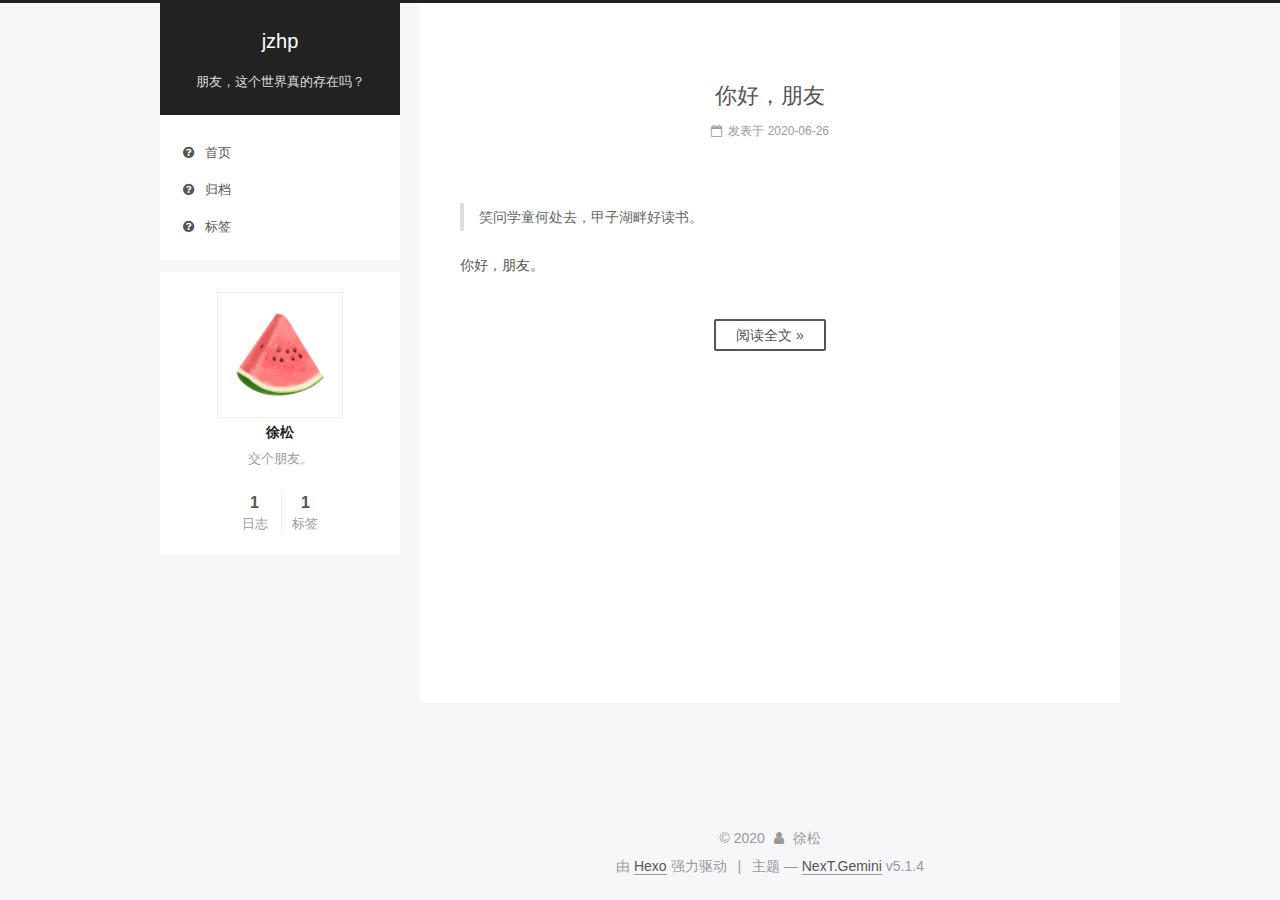
<file: index.html>
<!DOCTYPE html>




<html class="theme-next gemini" lang="zh-Hans">
<head>
  <meta charset="UTF-8"/>
<meta http-equiv="X-UA-Compatible" content="IE=edge" />
<meta name="viewport" content="width=device-width, initial-scale=1, maximum-scale=1"/>
<meta name="theme-color" content="#222">









<meta http-equiv="Cache-Control" content="no-transform" />
<meta http-equiv="Cache-Control" content="no-siteapp" />
















  
  
  <link href="/lib/fancybox/source/jquery.fancybox.css?v=2.1.5" rel="stylesheet" type="text/css" />







<link href="/lib/font-awesome/css/font-awesome.min.css?v=4.6.2" rel="stylesheet" type="text/css" />

<link href="/css/main.css?v=5.1.4" rel="stylesheet" type="text/css" />


  <link rel="apple-touch-icon" sizes="180x180" href="/images/apple-touch-icon-next.png?v=5.1.4">


  <link rel="icon" type="image/png" sizes="32x32" href="/images/favicon-32x32-next.png?v=5.1.4">


  <link rel="icon" type="image/png" sizes="16x16" href="/images/favicon-16x16-next.png?v=5.1.4">


  <link rel="mask-icon" href="/images/logo.svg?v=5.1.4" color="#222">





  <meta name="keywords" content="Hexo, NexT" />










<meta name="description" content="交个朋友。">
<meta property="og:type" content="website">
<meta property="og:title" content="jzhp">
<meta property="og:url" content="http://yoursite.com/index.html">
<meta property="og:site_name" content="jzhp">
<meta property="og:description" content="交个朋友。">
<meta property="article:author" content="徐松">
<meta name="twitter:card" content="summary">



<script type="text/javascript" id="hexo.configurations">
  var NexT = window.NexT || {};
  var CONFIG = {
    root: '/',
    scheme: 'Gemini',
    version: '5.1.4',
    sidebar: {"position":"left","display":"post","offset":12,"b2t":false,"scrollpercent":false,"onmobile":false},
    fancybox: true,
    tabs: true,
    motion: {"enable":false,"async":false,"transition":{"post_block":"fadeIn","post_header":"slideDownIn","post_body":"slideDownIn","coll_header":"slideLeftIn","sidebar":"slideUpIn"}},
    duoshuo: {
      userId: '0',
      author: '博主'
    },
    algolia: {
      applicationID: '',
      apiKey: '',
      indexName: '',
      hits: {"per_page":10},
      labels: {"input_placeholder":"Search for Posts","hits_empty":"We didn't find any results for the search: ${query}","hits_stats":"${hits} results found in ${time} ms"}
    }
  };
</script>



  <link rel="canonical" href="http://yoursite.com/"/>





  <title>jzhp</title>
  








<meta name="generator" content="Hexo 4.2.1"></head>

<body itemscope itemtype="http://schema.org/WebPage" lang="zh-Hans">

  
  
    
  

  <div class="container sidebar-position-left 
  page-home">
    <div class="headband"></div>

    <header id="header" class="header" itemscope itemtype="http://schema.org/WPHeader">
      <div class="header-inner"><div class="site-brand-wrapper">
  <div class="site-meta ">
    

    <div class="custom-logo-site-title">
      <a href="/"  class="brand" rel="start">
        <span class="logo-line-before"><i></i></span>
        <span class="site-title">jzhp</span>
        <span class="logo-line-after"><i></i></span>
      </a>
    </div>
      
        <p class="site-subtitle">朋友，这个世界真的存在吗？</p>
      
  </div>

  <div class="site-nav-toggle">
    <button>
      <span class="btn-bar"></span>
      <span class="btn-bar"></span>
      <span class="btn-bar"></span>
    </button>
  </div>
</div>

<nav class="site-nav">
  

  
    <ul id="menu" class="menu">
      
        
        <li class="menu-item menu-item-home">
          <a href="/" rel="section">
            
              <i class="menu-item-icon fa fa-fw fa-question-circle"></i> <br />
            
            首页
          </a>
        </li>
      
        
        <li class="menu-item menu-item-archives">
          <a href="/archives" rel="section">
            
              <i class="menu-item-icon fa fa-fw fa-question-circle"></i> <br />
            
            归档
          </a>
        </li>
      
        
        <li class="menu-item menu-item-tags">
          <a href="/tags" rel="section">
            
              <i class="menu-item-icon fa fa-fw fa-question-circle"></i> <br />
            
            标签
          </a>
        </li>
      

      
    </ul>
  

  
</nav>



 </div>
    </header>

    <main id="main" class="main">
      <div class="main-inner">
        <div class="content-wrap">
          <div id="content" class="content">
            
  <section id="posts" class="posts-expand">
    
      

  

  
  
  

  <article class="post post-type-normal" itemscope itemtype="http://schema.org/Article">
  
  
  
  <div class="post-block">
    <link itemprop="mainEntityOfPage" href="http://yoursite.com/2020/06/26/%E4%BD%A0%E5%A5%BD%EF%BC%8C%E6%9C%8B%E5%8F%8B/">

    <span hidden itemprop="author" itemscope itemtype="http://schema.org/Person">
      <meta itemprop="name" content="徐松">
      <meta itemprop="description" content="">
      <meta itemprop="image" content="/images/avatar.png">
    </span>

    <span hidden itemprop="publisher" itemscope itemtype="http://schema.org/Organization">
      <meta itemprop="name" content="jzhp">
    </span>

    
      <header class="post-header">

        
        
          <h1 class="post-title" itemprop="name headline">
                
                <a class="post-title-link" href="/2020/06/26/%E4%BD%A0%E5%A5%BD%EF%BC%8C%E6%9C%8B%E5%8F%8B/" itemprop="url">你好，朋友</a></h1>
        

        <div class="post-meta">
          <span class="post-time">
            
              <span class="post-meta-item-icon">
                <i class="fa fa-calendar-o"></i>
              </span>
              
                <span class="post-meta-item-text">发表于</span>
              
              <time title="创建于" itemprop="dateCreated datePublished" datetime="2020-06-26T14:58:29+08:00">
                2020-06-26
              </time>
            

            

            
          </span>

          

          
            
          

          
          

          

          

          

        </div>
      </header>
    

    
    
    
    <div class="post-body" itemprop="articleBody">

      
      

      
        
          <blockquote>
<p>笑问学童何处去，甲子湖畔好读书。</p>
</blockquote>
<p>你好，朋友。</p>
          <!--noindex-->
          <div class="post-button text-center">
            <a class="btn" href="/2020/06/26/%E4%BD%A0%E5%A5%BD%EF%BC%8C%E6%9C%8B%E5%8F%8B/#more" rel="contents">
              阅读全文 &raquo;
            </a>
          </div>
          <!--/noindex-->
        
      
    </div>
    
    
    

    

    

    

    <footer class="post-footer">
      

      

      

      
      
        <div class="post-eof"></div>
      
    </footer>
  </div>
  
  
  
  </article>


    
  </section>

  


          </div>
          


          

        </div>
        
          
  
  <div class="sidebar-toggle">
    <div class="sidebar-toggle-line-wrap">
      <span class="sidebar-toggle-line sidebar-toggle-line-first"></span>
      <span class="sidebar-toggle-line sidebar-toggle-line-middle"></span>
      <span class="sidebar-toggle-line sidebar-toggle-line-last"></span>
    </div>
  </div>

  <aside id="sidebar" class="sidebar">
    
    <div class="sidebar-inner">

      

      

      <section class="site-overview-wrap sidebar-panel sidebar-panel-active">
        <div class="site-overview">
          <div class="site-author motion-element" itemprop="author" itemscope itemtype="http://schema.org/Person">
            
              <img class="site-author-image" itemprop="image"
                src="/images/avatar.png"
                alt="徐松" />
            
              <p class="site-author-name" itemprop="name">徐松</p>
              <p class="site-description motion-element" itemprop="description">交个朋友。</p>
          </div>

          <nav class="site-state motion-element">

            
              <div class="site-state-item site-state-posts">
              
                <a href="/archives">
              
                  <span class="site-state-item-count">1</span>
                  <span class="site-state-item-name">日志</span>
                </a>
              </div>
            

            

            
              
              
              <div class="site-state-item site-state-tags">
                
                  <span class="site-state-item-count">1</span>
                  <span class="site-state-item-name">标签</span>
                
              </div>
            

          </nav>

          

          

          
          

          
          

          

        </div>
      </section>

      

      

    </div>
  </aside>


        
      </div>
    </main>

    <footer id="footer" class="footer">
      <div class="footer-inner">
        <div class="copyright">&copy; <span itemprop="copyrightYear">2020</span>
  <span class="with-love">
    <i class="fa fa-user"></i>
  </span>
  <span class="author" itemprop="copyrightHolder">徐松</span>

  
</div>


  <div class="powered-by">由 <a class="theme-link" target="_blank" href="https://hexo.io">Hexo</a> 强力驱动</div>



  <span class="post-meta-divider">|</span>



  <div class="theme-info">主题 &mdash; <a class="theme-link" target="_blank" href="https://github.com/iissnan/hexo-theme-next">NexT.Gemini</a> v5.1.4</div>




        







        
      </div>
    </footer>

    
      <div class="back-to-top">
        <i class="fa fa-arrow-up"></i>
        
      </div>
    

    

  </div>

  

<script type="text/javascript">
  if (Object.prototype.toString.call(window.Promise) !== '[object Function]') {
    window.Promise = null;
  }
</script>









  












  
  
    <script type="text/javascript" src="/lib/jquery/index.js?v=2.1.3"></script>
  

  
  
    <script type="text/javascript" src="/lib/fastclick/lib/fastclick.min.js?v=1.0.6"></script>
  

  
  
    <script type="text/javascript" src="/lib/jquery_lazyload/jquery.lazyload.js?v=1.9.7"></script>
  

  
  
    <script type="text/javascript" src="/lib/velocity/velocity.min.js?v=1.2.1"></script>
  

  
  
    <script type="text/javascript" src="/lib/velocity/velocity.ui.min.js?v=1.2.1"></script>
  

  
  
    <script type="text/javascript" src="/lib/fancybox/source/jquery.fancybox.pack.js?v=2.1.5"></script>
  


  


  <script type="text/javascript" src="/js/src/utils.js?v=5.1.4"></script>

  <script type="text/javascript" src="/js/src/motion.js?v=5.1.4"></script>



  
  


  <script type="text/javascript" src="/js/src/affix.js?v=5.1.4"></script>

  <script type="text/javascript" src="/js/src/schemes/pisces.js?v=5.1.4"></script>



  

  


  <script type="text/javascript" src="/js/src/bootstrap.js?v=5.1.4"></script>



  


  




	





  





  












  





  

  

  

  
  

  

  

  

</body>
</html>
</file>
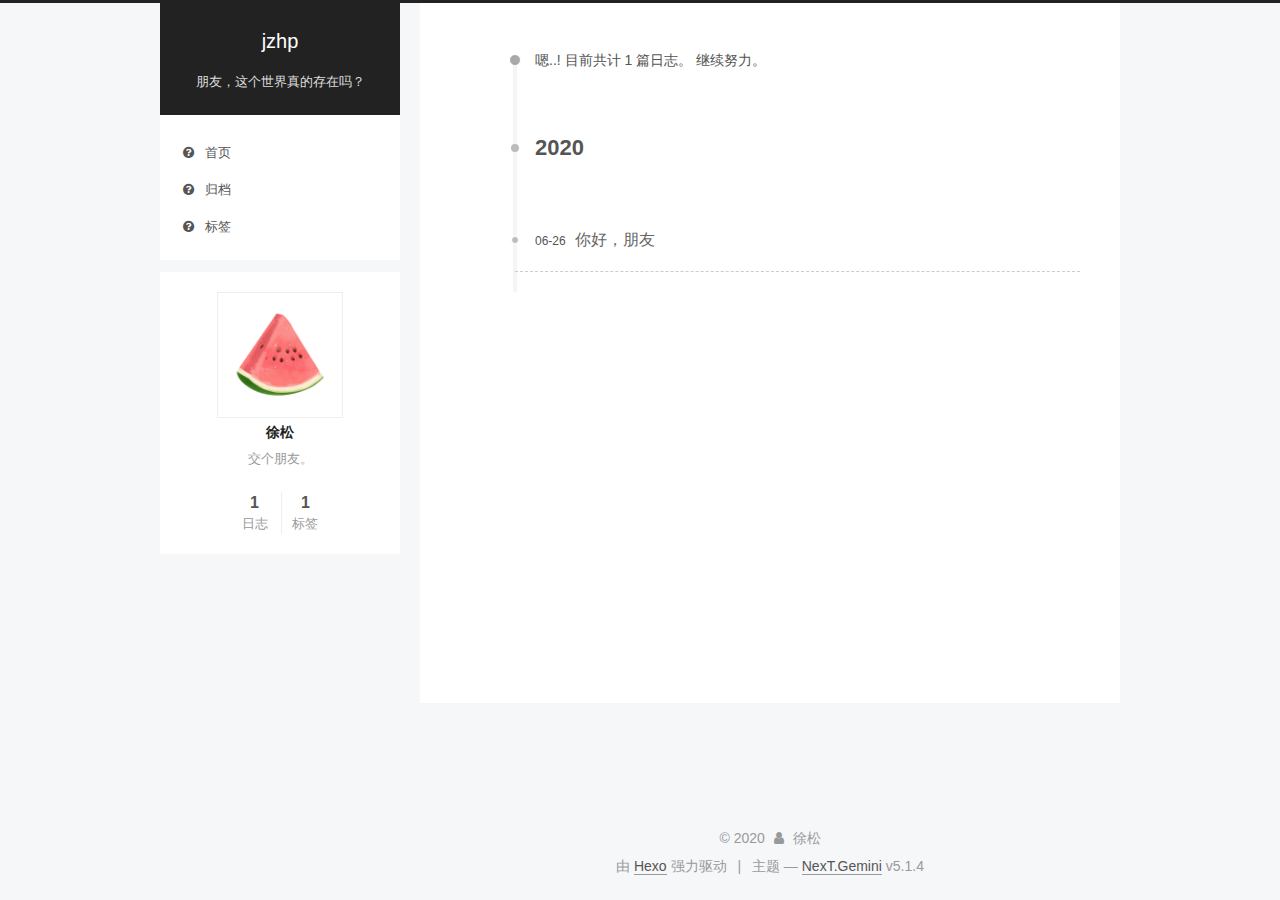
<file: archives/index.html>
<!DOCTYPE html>




<html class="theme-next gemini" lang="zh-Hans">
<head>
  <meta charset="UTF-8"/>
<meta http-equiv="X-UA-Compatible" content="IE=edge" />
<meta name="viewport" content="width=device-width, initial-scale=1, maximum-scale=1"/>
<meta name="theme-color" content="#222">









<meta http-equiv="Cache-Control" content="no-transform" />
<meta http-equiv="Cache-Control" content="no-siteapp" />
















  
  
  <link href="/lib/fancybox/source/jquery.fancybox.css?v=2.1.5" rel="stylesheet" type="text/css" />







<link href="/lib/font-awesome/css/font-awesome.min.css?v=4.6.2" rel="stylesheet" type="text/css" />

<link href="/css/main.css?v=5.1.4" rel="stylesheet" type="text/css" />


  <link rel="apple-touch-icon" sizes="180x180" href="/images/apple-touch-icon-next.png?v=5.1.4">


  <link rel="icon" type="image/png" sizes="32x32" href="/images/favicon-32x32-next.png?v=5.1.4">


  <link rel="icon" type="image/png" sizes="16x16" href="/images/favicon-16x16-next.png?v=5.1.4">


  <link rel="mask-icon" href="/images/logo.svg?v=5.1.4" color="#222">





  <meta name="keywords" content="Hexo, NexT" />










<meta name="description" content="交个朋友。">
<meta property="og:type" content="website">
<meta property="og:title" content="jzhp">
<meta property="og:url" content="http://yoursite.com/archives/index.html">
<meta property="og:site_name" content="jzhp">
<meta property="og:description" content="交个朋友。">
<meta property="article:author" content="徐松">
<meta name="twitter:card" content="summary">



<script type="text/javascript" id="hexo.configurations">
  var NexT = window.NexT || {};
  var CONFIG = {
    root: '/',
    scheme: 'Gemini',
    version: '5.1.4',
    sidebar: {"position":"left","display":"post","offset":12,"b2t":false,"scrollpercent":false,"onmobile":false},
    fancybox: true,
    tabs: true,
    motion: {"enable":false,"async":false,"transition":{"post_block":"fadeIn","post_header":"slideDownIn","post_body":"slideDownIn","coll_header":"slideLeftIn","sidebar":"slideUpIn"}},
    duoshuo: {
      userId: '0',
      author: '博主'
    },
    algolia: {
      applicationID: '',
      apiKey: '',
      indexName: '',
      hits: {"per_page":10},
      labels: {"input_placeholder":"Search for Posts","hits_empty":"We didn't find any results for the search: ${query}","hits_stats":"${hits} results found in ${time} ms"}
    }
  };
</script>



  <link rel="canonical" href="http://yoursite.com/archives/"/>





  <title>归档 | jzhp</title>
  








<meta name="generator" content="Hexo 4.2.1"></head>

<body itemscope itemtype="http://schema.org/WebPage" lang="zh-Hans">

  
  
    
  

  <div class="container sidebar-position-left page-archive">
    <div class="headband"></div>

    <header id="header" class="header" itemscope itemtype="http://schema.org/WPHeader">
      <div class="header-inner"><div class="site-brand-wrapper">
  <div class="site-meta ">
    

    <div class="custom-logo-site-title">
      <a href="/"  class="brand" rel="start">
        <span class="logo-line-before"><i></i></span>
        <span class="site-title">jzhp</span>
        <span class="logo-line-after"><i></i></span>
      </a>
    </div>
      
        <p class="site-subtitle">朋友，这个世界真的存在吗？</p>
      
  </div>

  <div class="site-nav-toggle">
    <button>
      <span class="btn-bar"></span>
      <span class="btn-bar"></span>
      <span class="btn-bar"></span>
    </button>
  </div>
</div>

<nav class="site-nav">
  

  
    <ul id="menu" class="menu">
      
        
        <li class="menu-item menu-item-home">
          <a href="/" rel="section">
            
              <i class="menu-item-icon fa fa-fw fa-question-circle"></i> <br />
            
            首页
          </a>
        </li>
      
        
        <li class="menu-item menu-item-archives">
          <a href="/archives" rel="section">
            
              <i class="menu-item-icon fa fa-fw fa-question-circle"></i> <br />
            
            归档
          </a>
        </li>
      
        
        <li class="menu-item menu-item-tags">
          <a href="/tags" rel="section">
            
              <i class="menu-item-icon fa fa-fw fa-question-circle"></i> <br />
            
            标签
          </a>
        </li>
      

      
    </ul>
  

  
</nav>



 </div>
    </header>

    <main id="main" class="main">
      <div class="main-inner">
        <div class="content-wrap">
          <div id="content" class="content">
            

  
  
  
  <div class="post-block archive">
    <div id="posts" class="posts-collapse">
      <span class="archive-move-on"></span>

      <span class="archive-page-counter">
        
        
        
          
        
        嗯..! 目前共计 1 篇日志。 继续努力。
      </span>

      

        
        
        

        
          
          <div class="collection-title">
            <h1 class="archive-year" id="archive-year-2020">2020</h1>
          </div>
        
        

        

  <article class="post post-type-normal" itemscope itemtype="http://schema.org/Article">
    <header class="post-header">

      <h2 class="post-title">
        
            <a class="post-title-link" href="/2020/06/26/%E4%BD%A0%E5%A5%BD%EF%BC%8C%E6%9C%8B%E5%8F%8B/" itemprop="url">
              
                <span itemprop="name">你好，朋友</span>
              
            </a>
        
      </h2>

      <div class="post-meta">
        <time class="post-time" itemprop="dateCreated"
              datetime="2020-06-26T14:58:29+08:00"
              content="2020-06-26" >
          06-26
        </time>
      </div>

    </header>
  </article>



      

    </div>
  </div>
  
  
  

  



          </div>
          


          

        </div>
        
          
  
  <div class="sidebar-toggle">
    <div class="sidebar-toggle-line-wrap">
      <span class="sidebar-toggle-line sidebar-toggle-line-first"></span>
      <span class="sidebar-toggle-line sidebar-toggle-line-middle"></span>
      <span class="sidebar-toggle-line sidebar-toggle-line-last"></span>
    </div>
  </div>

  <aside id="sidebar" class="sidebar">
    
    <div class="sidebar-inner">

      

      

      <section class="site-overview-wrap sidebar-panel sidebar-panel-active">
        <div class="site-overview">
          <div class="site-author motion-element" itemprop="author" itemscope itemtype="http://schema.org/Person">
            
              <img class="site-author-image" itemprop="image"
                src="/images/avatar.png"
                alt="徐松" />
            
              <p class="site-author-name" itemprop="name">徐松</p>
              <p class="site-description motion-element" itemprop="description">交个朋友。</p>
          </div>

          <nav class="site-state motion-element">

            
              <div class="site-state-item site-state-posts">
              
                <a href="/archives">
              
                  <span class="site-state-item-count">1</span>
                  <span class="site-state-item-name">日志</span>
                </a>
              </div>
            

            

            
              
              
              <div class="site-state-item site-state-tags">
                
                  <span class="site-state-item-count">1</span>
                  <span class="site-state-item-name">标签</span>
                
              </div>
            

          </nav>

          

          

          
          

          
          

          

        </div>
      </section>

      

      

    </div>
  </aside>


        
      </div>
    </main>

    <footer id="footer" class="footer">
      <div class="footer-inner">
        <div class="copyright">&copy; <span itemprop="copyrightYear">2020</span>
  <span class="with-love">
    <i class="fa fa-user"></i>
  </span>
  <span class="author" itemprop="copyrightHolder">徐松</span>

  
</div>


  <div class="powered-by">由 <a class="theme-link" target="_blank" href="https://hexo.io">Hexo</a> 强力驱动</div>



  <span class="post-meta-divider">|</span>



  <div class="theme-info">主题 &mdash; <a class="theme-link" target="_blank" href="https://github.com/iissnan/hexo-theme-next">NexT.Gemini</a> v5.1.4</div>




        







        
      </div>
    </footer>

    
      <div class="back-to-top">
        <i class="fa fa-arrow-up"></i>
        
      </div>
    

    

  </div>

  

<script type="text/javascript">
  if (Object.prototype.toString.call(window.Promise) !== '[object Function]') {
    window.Promise = null;
  }
</script>









  












  
  
    <script type="text/javascript" src="/lib/jquery/index.js?v=2.1.3"></script>
  

  
  
    <script type="text/javascript" src="/lib/fastclick/lib/fastclick.min.js?v=1.0.6"></script>
  

  
  
    <script type="text/javascript" src="/lib/jquery_lazyload/jquery.lazyload.js?v=1.9.7"></script>
  

  
  
    <script type="text/javascript" src="/lib/velocity/velocity.min.js?v=1.2.1"></script>
  

  
  
    <script type="text/javascript" src="/lib/velocity/velocity.ui.min.js?v=1.2.1"></script>
  

  
  
    <script type="text/javascript" src="/lib/fancybox/source/jquery.fancybox.pack.js?v=2.1.5"></script>
  


  


  <script type="text/javascript" src="/js/src/utils.js?v=5.1.4"></script>

  <script type="text/javascript" src="/js/src/motion.js?v=5.1.4"></script>



  
  


  <script type="text/javascript" src="/js/src/affix.js?v=5.1.4"></script>

  <script type="text/javascript" src="/js/src/schemes/pisces.js?v=5.1.4"></script>



  

  


  <script type="text/javascript" src="/js/src/bootstrap.js?v=5.1.4"></script>



  


  




	





  





  












  





  

  

  

  
  

  

  

  

</body>
</html>
</file>
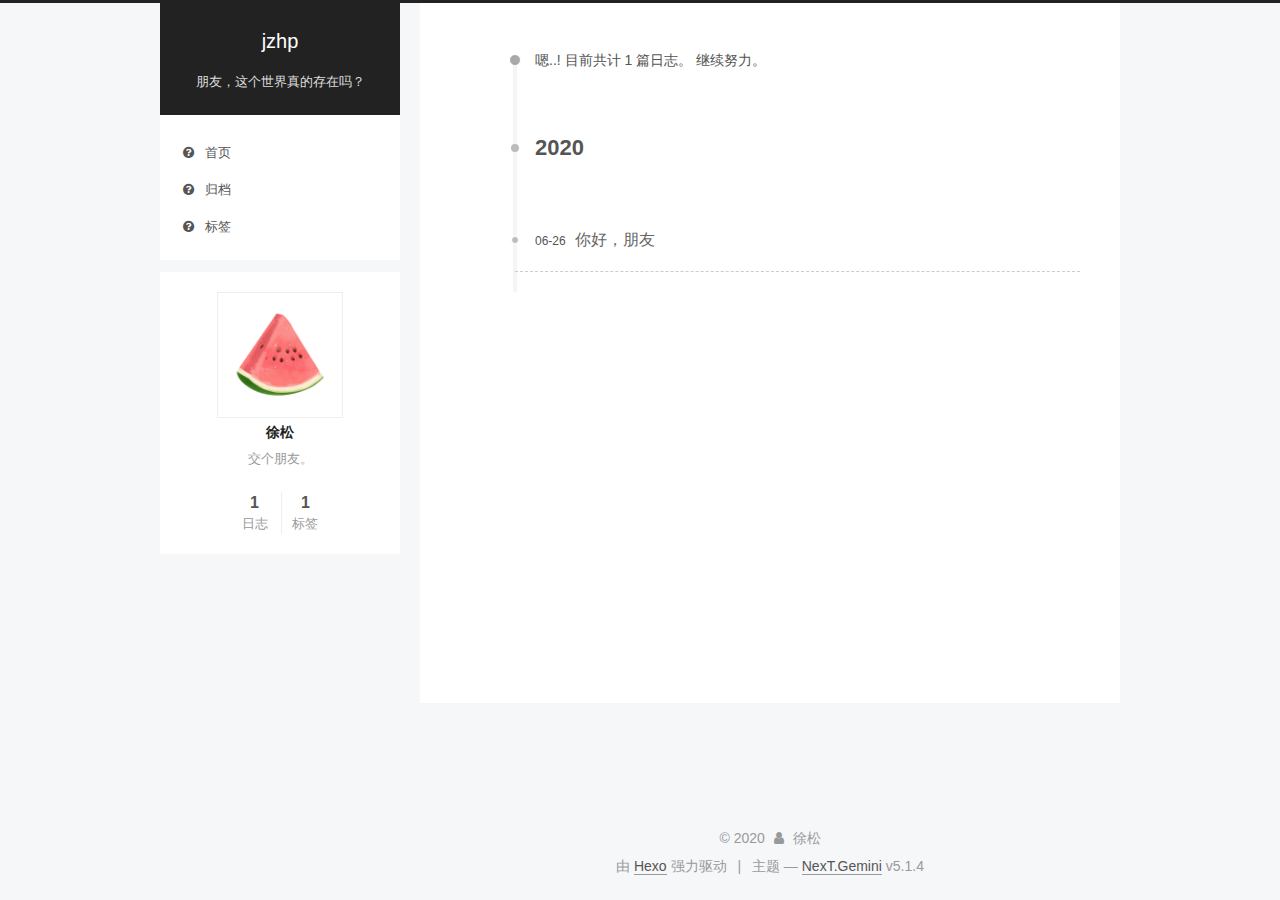
<file: archives/2020/index.html>
<!DOCTYPE html>




<html class="theme-next gemini" lang="zh-Hans">
<head>
  <meta charset="UTF-8"/>
<meta http-equiv="X-UA-Compatible" content="IE=edge" />
<meta name="viewport" content="width=device-width, initial-scale=1, maximum-scale=1"/>
<meta name="theme-color" content="#222">









<meta http-equiv="Cache-Control" content="no-transform" />
<meta http-equiv="Cache-Control" content="no-siteapp" />
















  
  
  <link href="/lib/fancybox/source/jquery.fancybox.css?v=2.1.5" rel="stylesheet" type="text/css" />







<link href="/lib/font-awesome/css/font-awesome.min.css?v=4.6.2" rel="stylesheet" type="text/css" />

<link href="/css/main.css?v=5.1.4" rel="stylesheet" type="text/css" />


  <link rel="apple-touch-icon" sizes="180x180" href="/images/apple-touch-icon-next.png?v=5.1.4">


  <link rel="icon" type="image/png" sizes="32x32" href="/images/favicon-32x32-next.png?v=5.1.4">


  <link rel="icon" type="image/png" sizes="16x16" href="/images/favicon-16x16-next.png?v=5.1.4">


  <link rel="mask-icon" href="/images/logo.svg?v=5.1.4" color="#222">





  <meta name="keywords" content="Hexo, NexT" />










<meta name="description" content="交个朋友。">
<meta property="og:type" content="website">
<meta property="og:title" content="jzhp">
<meta property="og:url" content="http://yoursite.com/archives/2020/index.html">
<meta property="og:site_name" content="jzhp">
<meta property="og:description" content="交个朋友。">
<meta property="article:author" content="徐松">
<meta name="twitter:card" content="summary">



<script type="text/javascript" id="hexo.configurations">
  var NexT = window.NexT || {};
  var CONFIG = {
    root: '/',
    scheme: 'Gemini',
    version: '5.1.4',
    sidebar: {"position":"left","display":"post","offset":12,"b2t":false,"scrollpercent":false,"onmobile":false},
    fancybox: true,
    tabs: true,
    motion: {"enable":false,"async":false,"transition":{"post_block":"fadeIn","post_header":"slideDownIn","post_body":"slideDownIn","coll_header":"slideLeftIn","sidebar":"slideUpIn"}},
    duoshuo: {
      userId: '0',
      author: '博主'
    },
    algolia: {
      applicationID: '',
      apiKey: '',
      indexName: '',
      hits: {"per_page":10},
      labels: {"input_placeholder":"Search for Posts","hits_empty":"We didn't find any results for the search: ${query}","hits_stats":"${hits} results found in ${time} ms"}
    }
  };
</script>



  <link rel="canonical" href="http://yoursite.com/archives/2020/"/>





  <title>归档 | jzhp</title>
  








<meta name="generator" content="Hexo 4.2.1"></head>

<body itemscope itemtype="http://schema.org/WebPage" lang="zh-Hans">

  
  
    
  

  <div class="container sidebar-position-left page-archive">
    <div class="headband"></div>

    <header id="header" class="header" itemscope itemtype="http://schema.org/WPHeader">
      <div class="header-inner"><div class="site-brand-wrapper">
  <div class="site-meta ">
    

    <div class="custom-logo-site-title">
      <a href="/"  class="brand" rel="start">
        <span class="logo-line-before"><i></i></span>
        <span class="site-title">jzhp</span>
        <span class="logo-line-after"><i></i></span>
      </a>
    </div>
      
        <p class="site-subtitle">朋友，这个世界真的存在吗？</p>
      
  </div>

  <div class="site-nav-toggle">
    <button>
      <span class="btn-bar"></span>
      <span class="btn-bar"></span>
      <span class="btn-bar"></span>
    </button>
  </div>
</div>

<nav class="site-nav">
  

  
    <ul id="menu" class="menu">
      
        
        <li class="menu-item menu-item-home">
          <a href="/" rel="section">
            
              <i class="menu-item-icon fa fa-fw fa-question-circle"></i> <br />
            
            首页
          </a>
        </li>
      
        
        <li class="menu-item menu-item-archives">
          <a href="/archives" rel="section">
            
              <i class="menu-item-icon fa fa-fw fa-question-circle"></i> <br />
            
            归档
          </a>
        </li>
      
        
        <li class="menu-item menu-item-tags">
          <a href="/tags" rel="section">
            
              <i class="menu-item-icon fa fa-fw fa-question-circle"></i> <br />
            
            标签
          </a>
        </li>
      

      
    </ul>
  

  
</nav>



 </div>
    </header>

    <main id="main" class="main">
      <div class="main-inner">
        <div class="content-wrap">
          <div id="content" class="content">
            

  
  
  
  <div class="post-block archive">
    <div id="posts" class="posts-collapse">
      <span class="archive-move-on"></span>

      <span class="archive-page-counter">
        
        
        
          
        
        嗯..! 目前共计 1 篇日志。 继续努力。
      </span>

      

        
        
        

        
          
          <div class="collection-title">
            <h1 class="archive-year" id="archive-year-2020">2020</h1>
          </div>
        
        

        

  <article class="post post-type-normal" itemscope itemtype="http://schema.org/Article">
    <header class="post-header">

      <h2 class="post-title">
        
            <a class="post-title-link" href="/2020/06/26/%E4%BD%A0%E5%A5%BD%EF%BC%8C%E6%9C%8B%E5%8F%8B/" itemprop="url">
              
                <span itemprop="name">你好，朋友</span>
              
            </a>
        
      </h2>

      <div class="post-meta">
        <time class="post-time" itemprop="dateCreated"
              datetime="2020-06-26T14:58:29+08:00"
              content="2020-06-26" >
          06-26
        </time>
      </div>

    </header>
  </article>



      

    </div>
  </div>
  
  
  

  



          </div>
          


          

        </div>
        
          
  
  <div class="sidebar-toggle">
    <div class="sidebar-toggle-line-wrap">
      <span class="sidebar-toggle-line sidebar-toggle-line-first"></span>
      <span class="sidebar-toggle-line sidebar-toggle-line-middle"></span>
      <span class="sidebar-toggle-line sidebar-toggle-line-last"></span>
    </div>
  </div>

  <aside id="sidebar" class="sidebar">
    
    <div class="sidebar-inner">

      

      

      <section class="site-overview-wrap sidebar-panel sidebar-panel-active">
        <div class="site-overview">
          <div class="site-author motion-element" itemprop="author" itemscope itemtype="http://schema.org/Person">
            
              <img class="site-author-image" itemprop="image"
                src="/images/avatar.png"
                alt="徐松" />
            
              <p class="site-author-name" itemprop="name">徐松</p>
              <p class="site-description motion-element" itemprop="description">交个朋友。</p>
          </div>

          <nav class="site-state motion-element">

            
              <div class="site-state-item site-state-posts">
              
                <a href="/archives">
              
                  <span class="site-state-item-count">1</span>
                  <span class="site-state-item-name">日志</span>
                </a>
              </div>
            

            

            
              
              
              <div class="site-state-item site-state-tags">
                
                  <span class="site-state-item-count">1</span>
                  <span class="site-state-item-name">标签</span>
                
              </div>
            

          </nav>

          

          

          
          

          
          

          

        </div>
      </section>

      

      

    </div>
  </aside>


        
      </div>
    </main>

    <footer id="footer" class="footer">
      <div class="footer-inner">
        <div class="copyright">&copy; <span itemprop="copyrightYear">2020</span>
  <span class="with-love">
    <i class="fa fa-user"></i>
  </span>
  <span class="author" itemprop="copyrightHolder">徐松</span>

  
</div>


  <div class="powered-by">由 <a class="theme-link" target="_blank" href="https://hexo.io">Hexo</a> 强力驱动</div>



  <span class="post-meta-divider">|</span>



  <div class="theme-info">主题 &mdash; <a class="theme-link" target="_blank" href="https://github.com/iissnan/hexo-theme-next">NexT.Gemini</a> v5.1.4</div>




        







        
      </div>
    </footer>

    
      <div class="back-to-top">
        <i class="fa fa-arrow-up"></i>
        
      </div>
    

    

  </div>

  

<script type="text/javascript">
  if (Object.prototype.toString.call(window.Promise) !== '[object Function]') {
    window.Promise = null;
  }
</script>









  












  
  
    <script type="text/javascript" src="/lib/jquery/index.js?v=2.1.3"></script>
  

  
  
    <script type="text/javascript" src="/lib/fastclick/lib/fastclick.min.js?v=1.0.6"></script>
  

  
  
    <script type="text/javascript" src="/lib/jquery_lazyload/jquery.lazyload.js?v=1.9.7"></script>
  

  
  
    <script type="text/javascript" src="/lib/velocity/velocity.min.js?v=1.2.1"></script>
  

  
  
    <script type="text/javascript" src="/lib/velocity/velocity.ui.min.js?v=1.2.1"></script>
  

  
  
    <script type="text/javascript" src="/lib/fancybox/source/jquery.fancybox.pack.js?v=2.1.5"></script>
  


  


  <script type="text/javascript" src="/js/src/utils.js?v=5.1.4"></script>

  <script type="text/javascript" src="/js/src/motion.js?v=5.1.4"></script>



  
  


  <script type="text/javascript" src="/js/src/affix.js?v=5.1.4"></script>

  <script type="text/javascript" src="/js/src/schemes/pisces.js?v=5.1.4"></script>



  

  


  <script type="text/javascript" src="/js/src/bootstrap.js?v=5.1.4"></script>



  


  




	





  





  












  





  

  

  

  
  

  

  

  

</body>
</html>
</file>
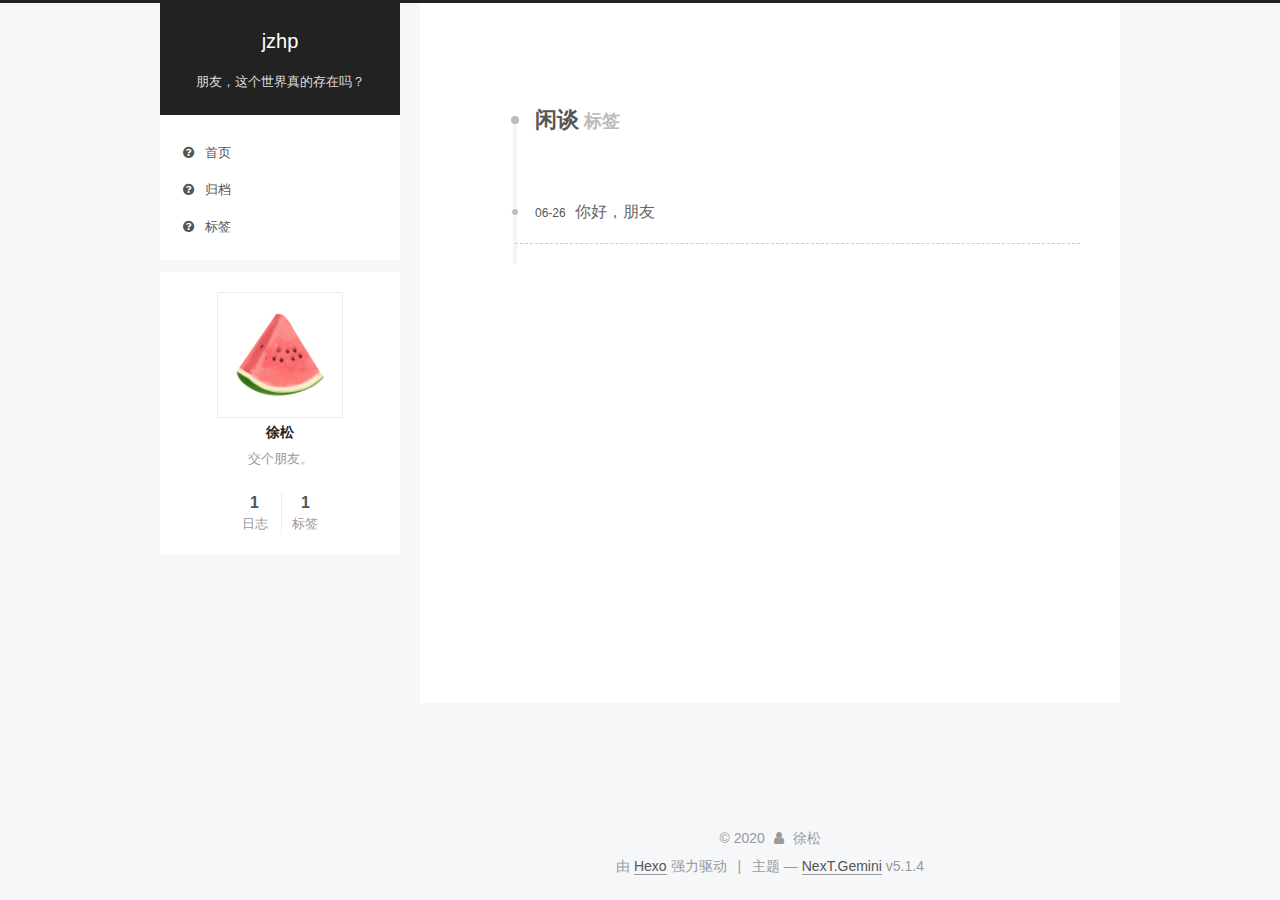
<file: tags/闲谈/index.html>
<!DOCTYPE html>




<html class="theme-next gemini" lang="zh-Hans">
<head>
  <meta charset="UTF-8"/>
<meta http-equiv="X-UA-Compatible" content="IE=edge" />
<meta name="viewport" content="width=device-width, initial-scale=1, maximum-scale=1"/>
<meta name="theme-color" content="#222">









<meta http-equiv="Cache-Control" content="no-transform" />
<meta http-equiv="Cache-Control" content="no-siteapp" />
















  
  
  <link href="/lib/fancybox/source/jquery.fancybox.css?v=2.1.5" rel="stylesheet" type="text/css" />







<link href="/lib/font-awesome/css/font-awesome.min.css?v=4.6.2" rel="stylesheet" type="text/css" />

<link href="/css/main.css?v=5.1.4" rel="stylesheet" type="text/css" />


  <link rel="apple-touch-icon" sizes="180x180" href="/images/apple-touch-icon-next.png?v=5.1.4">


  <link rel="icon" type="image/png" sizes="32x32" href="/images/favicon-32x32-next.png?v=5.1.4">


  <link rel="icon" type="image/png" sizes="16x16" href="/images/favicon-16x16-next.png?v=5.1.4">


  <link rel="mask-icon" href="/images/logo.svg?v=5.1.4" color="#222">





  <meta name="keywords" content="Hexo, NexT" />










<meta name="description" content="交个朋友。">
<meta property="og:type" content="website">
<meta property="og:title" content="jzhp">
<meta property="og:url" content="http://yoursite.com/tags/%E9%97%B2%E8%B0%88/index.html">
<meta property="og:site_name" content="jzhp">
<meta property="og:description" content="交个朋友。">
<meta property="article:author" content="徐松">
<meta name="twitter:card" content="summary">



<script type="text/javascript" id="hexo.configurations">
  var NexT = window.NexT || {};
  var CONFIG = {
    root: '/',
    scheme: 'Gemini',
    version: '5.1.4',
    sidebar: {"position":"left","display":"post","offset":12,"b2t":false,"scrollpercent":false,"onmobile":false},
    fancybox: true,
    tabs: true,
    motion: {"enable":false,"async":false,"transition":{"post_block":"fadeIn","post_header":"slideDownIn","post_body":"slideDownIn","coll_header":"slideLeftIn","sidebar":"slideUpIn"}},
    duoshuo: {
      userId: '0',
      author: '博主'
    },
    algolia: {
      applicationID: '',
      apiKey: '',
      indexName: '',
      hits: {"per_page":10},
      labels: {"input_placeholder":"Search for Posts","hits_empty":"We didn't find any results for the search: ${query}","hits_stats":"${hits} results found in ${time} ms"}
    }
  };
</script>



  <link rel="canonical" href="http://yoursite.com/tags/闲谈/"/>





  <title>标签: 闲谈 | jzhp</title>
  








<meta name="generator" content="Hexo 4.2.1"></head>

<body itemscope itemtype="http://schema.org/WebPage" lang="zh-Hans">

  
  
    
  

  <div class="container sidebar-position-left ">
    <div class="headband"></div>

    <header id="header" class="header" itemscope itemtype="http://schema.org/WPHeader">
      <div class="header-inner"><div class="site-brand-wrapper">
  <div class="site-meta ">
    

    <div class="custom-logo-site-title">
      <a href="/"  class="brand" rel="start">
        <span class="logo-line-before"><i></i></span>
        <span class="site-title">jzhp</span>
        <span class="logo-line-after"><i></i></span>
      </a>
    </div>
      
        <p class="site-subtitle">朋友，这个世界真的存在吗？</p>
      
  </div>

  <div class="site-nav-toggle">
    <button>
      <span class="btn-bar"></span>
      <span class="btn-bar"></span>
      <span class="btn-bar"></span>
    </button>
  </div>
</div>

<nav class="site-nav">
  

  
    <ul id="menu" class="menu">
      
        
        <li class="menu-item menu-item-home">
          <a href="/" rel="section">
            
              <i class="menu-item-icon fa fa-fw fa-question-circle"></i> <br />
            
            首页
          </a>
        </li>
      
        
        <li class="menu-item menu-item-archives">
          <a href="/archives" rel="section">
            
              <i class="menu-item-icon fa fa-fw fa-question-circle"></i> <br />
            
            归档
          </a>
        </li>
      
        
        <li class="menu-item menu-item-tags">
          <a href="/tags" rel="section">
            
              <i class="menu-item-icon fa fa-fw fa-question-circle"></i> <br />
            
            标签
          </a>
        </li>
      

      
    </ul>
  

  
</nav>



 </div>
    </header>

    <main id="main" class="main">
      <div class="main-inner">
        <div class="content-wrap">
          <div id="content" class="content">
            

  
  
  
  <div class="post-block tag">

    <div id="posts" class="posts-collapse">
      <div class="collection-title">
        <h1>闲谈<small>标签</small>
        </h1>
      </div>

      
        

  <article class="post post-type-normal" itemscope itemtype="http://schema.org/Article">
    <header class="post-header">

      <h2 class="post-title">
        
            <a class="post-title-link" href="/2020/06/26/%E4%BD%A0%E5%A5%BD%EF%BC%8C%E6%9C%8B%E5%8F%8B/" itemprop="url">
              
                <span itemprop="name">你好，朋友</span>
              
            </a>
        
      </h2>

      <div class="post-meta">
        <time class="post-time" itemprop="dateCreated"
              datetime="2020-06-26T14:58:29+08:00"
              content="2020-06-26" >
          06-26
        </time>
      </div>

    </header>
  </article>


      
    </div>

  </div>
  
  
  

  


          </div>
          


          

        </div>
        
          
  
  <div class="sidebar-toggle">
    <div class="sidebar-toggle-line-wrap">
      <span class="sidebar-toggle-line sidebar-toggle-line-first"></span>
      <span class="sidebar-toggle-line sidebar-toggle-line-middle"></span>
      <span class="sidebar-toggle-line sidebar-toggle-line-last"></span>
    </div>
  </div>

  <aside id="sidebar" class="sidebar">
    
    <div class="sidebar-inner">

      

      

      <section class="site-overview-wrap sidebar-panel sidebar-panel-active">
        <div class="site-overview">
          <div class="site-author motion-element" itemprop="author" itemscope itemtype="http://schema.org/Person">
            
              <img class="site-author-image" itemprop="image"
                src="/images/avatar.png"
                alt="徐松" />
            
              <p class="site-author-name" itemprop="name">徐松</p>
              <p class="site-description motion-element" itemprop="description">交个朋友。</p>
          </div>

          <nav class="site-state motion-element">

            
              <div class="site-state-item site-state-posts">
              
                <a href="/archives">
              
                  <span class="site-state-item-count">1</span>
                  <span class="site-state-item-name">日志</span>
                </a>
              </div>
            

            

            
              
              
              <div class="site-state-item site-state-tags">
                
                  <span class="site-state-item-count">1</span>
                  <span class="site-state-item-name">标签</span>
                
              </div>
            

          </nav>

          

          

          
          

          
          

          

        </div>
      </section>

      

      

    </div>
  </aside>


        
      </div>
    </main>

    <footer id="footer" class="footer">
      <div class="footer-inner">
        <div class="copyright">&copy; <span itemprop="copyrightYear">2020</span>
  <span class="with-love">
    <i class="fa fa-user"></i>
  </span>
  <span class="author" itemprop="copyrightHolder">徐松</span>

  
</div>


  <div class="powered-by">由 <a class="theme-link" target="_blank" href="https://hexo.io">Hexo</a> 强力驱动</div>



  <span class="post-meta-divider">|</span>



  <div class="theme-info">主题 &mdash; <a class="theme-link" target="_blank" href="https://github.com/iissnan/hexo-theme-next">NexT.Gemini</a> v5.1.4</div>




        







        
      </div>
    </footer>

    
      <div class="back-to-top">
        <i class="fa fa-arrow-up"></i>
        
      </div>
    

    

  </div>

  

<script type="text/javascript">
  if (Object.prototype.toString.call(window.Promise) !== '[object Function]') {
    window.Promise = null;
  }
</script>









  












  
  
    <script type="text/javascript" src="/lib/jquery/index.js?v=2.1.3"></script>
  

  
  
    <script type="text/javascript" src="/lib/fastclick/lib/fastclick.min.js?v=1.0.6"></script>
  

  
  
    <script type="text/javascript" src="/lib/jquery_lazyload/jquery.lazyload.js?v=1.9.7"></script>
  

  
  
    <script type="text/javascript" src="/lib/velocity/velocity.min.js?v=1.2.1"></script>
  

  
  
    <script type="text/javascript" src="/lib/velocity/velocity.ui.min.js?v=1.2.1"></script>
  

  
  
    <script type="text/javascript" src="/lib/fancybox/source/jquery.fancybox.pack.js?v=2.1.5"></script>
  


  


  <script type="text/javascript" src="/js/src/utils.js?v=5.1.4"></script>

  <script type="text/javascript" src="/js/src/motion.js?v=5.1.4"></script>



  
  


  <script type="text/javascript" src="/js/src/affix.js?v=5.1.4"></script>

  <script type="text/javascript" src="/js/src/schemes/pisces.js?v=5.1.4"></script>



  

  


  <script type="text/javascript" src="/js/src/bootstrap.js?v=5.1.4"></script>



  


  




	





  





  












  





  

  

  

  
  

  

  

  

</body>
</html>
</file>
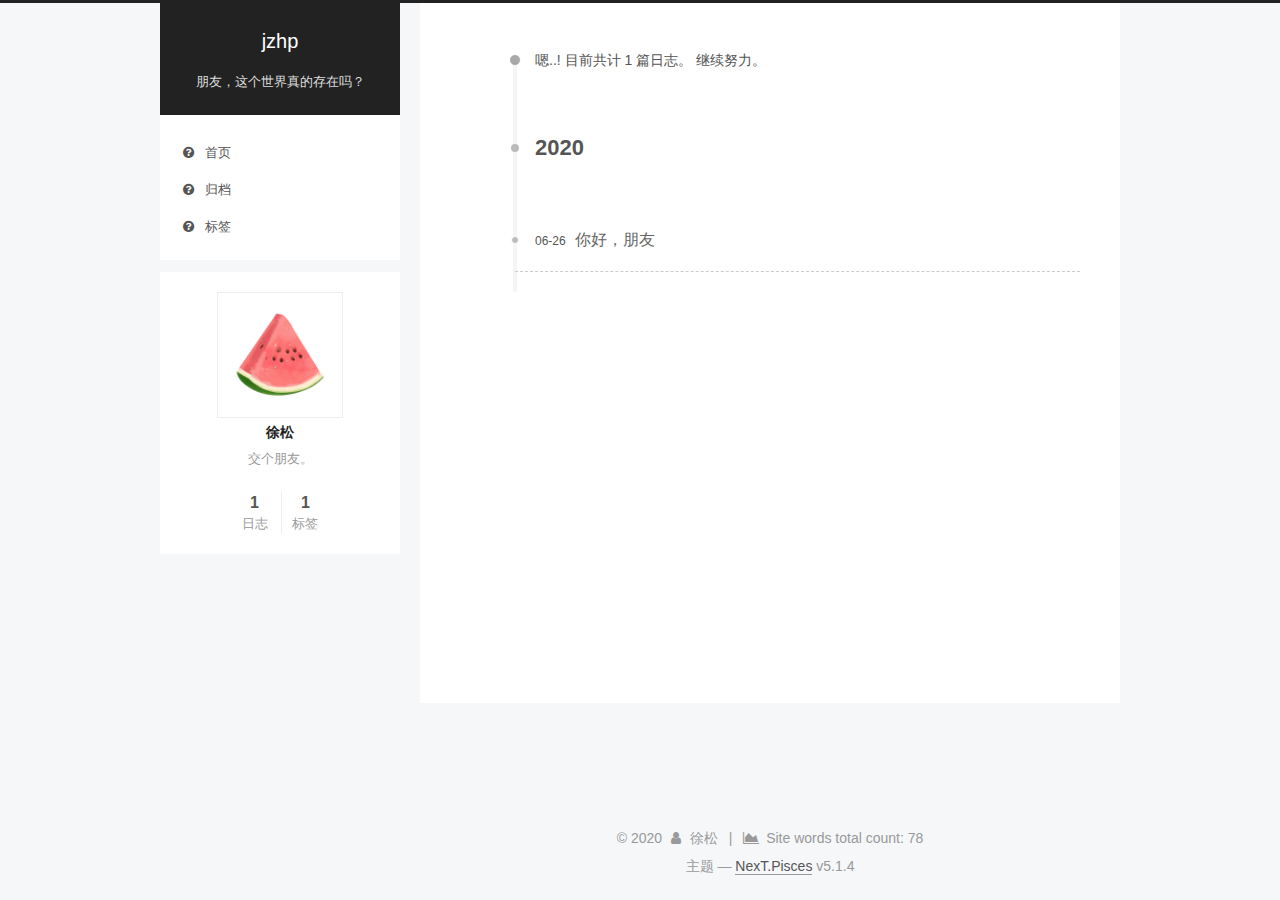
<file: archives/2020/06/index.html>
<!DOCTYPE html>




<html class="theme-next pisces" lang="zh-Hans">
<head>
  <meta charset="UTF-8"/>
<meta http-equiv="X-UA-Compatible" content="IE=edge" />
<meta name="viewport" content="width=device-width, initial-scale=1, maximum-scale=1"/>
<meta name="theme-color" content="#222">









<meta http-equiv="Cache-Control" content="no-transform" />
<meta http-equiv="Cache-Control" content="no-siteapp" />
















  
  
  <link href="/lib/fancybox/source/jquery.fancybox.css?v=2.1.5" rel="stylesheet" type="text/css" />







<link href="/lib/font-awesome/css/font-awesome.min.css?v=4.6.2" rel="stylesheet" type="text/css" />

<link href="/css/main.css?v=5.1.4" rel="stylesheet" type="text/css" />


  <link rel="apple-touch-icon" sizes="180x180" href="/images/apple-touch-icon-next.png?v=5.1.4">


  <link rel="icon" type="image/png" sizes="32x32" href="/images/favicon-32x32-next.png?v=5.1.4">


  <link rel="icon" type="image/png" sizes="16x16" href="/images/favicon-16x16-next.png?v=5.1.4">


  <link rel="mask-icon" href="/images/logo.svg?v=5.1.4" color="#222">





  <meta name="keywords" content="Hexo, NexT" />










<meta name="description" content="交个朋友。">
<meta property="og:type" content="website">
<meta property="og:title" content="jzhp">
<meta property="og:url" content="http://yoursite.com/archives/2020/06/index.html">
<meta property="og:site_name" content="jzhp">
<meta property="og:description" content="交个朋友。">
<meta property="article:author" content="徐松">
<meta name="twitter:card" content="summary">



<script type="text/javascript" id="hexo.configurations">
  var NexT = window.NexT || {};
  var CONFIG = {
    root: '/',
    scheme: 'Pisces',
    version: '5.1.4',
    sidebar: {"position":"left","display":"post","offset":12,"b2t":false,"scrollpercent":false,"onmobile":false},
    fancybox: true,
    tabs: true,
    motion: {"enable":false,"async":false,"transition":{"post_block":"fadeIn","post_header":"slideDownIn","post_body":"slideDownIn","coll_header":"slideLeftIn","sidebar":"slideUpIn"}},
    duoshuo: {
      userId: '0',
      author: '博主'
    },
    algolia: {
      applicationID: '',
      apiKey: '',
      indexName: '',
      hits: {"per_page":10},
      labels: {"input_placeholder":"Search for Posts","hits_empty":"We didn't find any results for the search: ${query}","hits_stats":"${hits} results found in ${time} ms"}
    }
  };
</script>



  <link rel="canonical" href="http://yoursite.com/archives/2020/06/"/>





  <title>归档 | jzhp</title>
  








<meta name="generator" content="Hexo 4.2.1"></head>

<body itemscope itemtype="http://schema.org/WebPage" lang="zh-Hans">

  
  
    
  

  <div class="container sidebar-position-left page-archive">
    <div class="headband"></div>

    <header id="header" class="header" itemscope itemtype="http://schema.org/WPHeader">
      <div class="header-inner"><div class="site-brand-wrapper">
  <div class="site-meta ">
    

    <div class="custom-logo-site-title">
      <a href="/"  class="brand" rel="start">
        <span class="logo-line-before"><i></i></span>
        <span class="site-title">jzhp</span>
        <span class="logo-line-after"><i></i></span>
      </a>
    </div>
      
        <p class="site-subtitle">朋友，这个世界真的存在吗？</p>
      
  </div>

  <div class="site-nav-toggle">
    <button>
      <span class="btn-bar"></span>
      <span class="btn-bar"></span>
      <span class="btn-bar"></span>
    </button>
  </div>
</div>

<nav class="site-nav">
  

  
    <ul id="menu" class="menu">
      
        
        <li class="menu-item menu-item-home">
          <a href="/" rel="section">
            
              <i class="menu-item-icon fa fa-fw fa-question-circle"></i> <br />
            
            首页
          </a>
        </li>
      
        
        <li class="menu-item menu-item-archives">
          <a href="/archives" rel="section">
            
              <i class="menu-item-icon fa fa-fw fa-question-circle"></i> <br />
            
            归档
          </a>
        </li>
      
        
        <li class="menu-item menu-item-tags">
          <a href="/tags" rel="section">
            
              <i class="menu-item-icon fa fa-fw fa-question-circle"></i> <br />
            
            标签
          </a>
        </li>
      

      
    </ul>
  

  
</nav>



 </div>
    </header>

    <main id="main" class="main">
      <div class="main-inner">
        <div class="content-wrap">
          <div id="content" class="content">
            

  
  
  
  <div class="post-block archive">
    <div id="posts" class="posts-collapse">
      <span class="archive-move-on"></span>

      <span class="archive-page-counter">
        
        
        
          
        
        嗯..! 目前共计 1 篇日志。 继续努力。
      </span>

      

        
        
        

        
          
          <div class="collection-title">
            <h1 class="archive-year" id="archive-year-2020">2020</h1>
          </div>
        
        

        

  <article class="post post-type-normal" itemscope itemtype="http://schema.org/Article">
    <header class="post-header">

      <h2 class="post-title">
        
            <a class="post-title-link" href="/2020/06/26/%E4%BD%A0%E5%A5%BD%EF%BC%8C%E6%9C%8B%E5%8F%8B/" itemprop="url">
              
                <span itemprop="name">你好，朋友</span>
              
            </a>
        
      </h2>

      <div class="post-meta">
        <time class="post-time" itemprop="dateCreated"
              datetime="2020-06-26T14:58:29+08:00"
              content="2020-06-26" >
          06-26
        </time>
      </div>

    </header>
  </article>



      

    </div>
  </div>
  
  
  

  



          </div>
          


          

        </div>
        
          
  
  <div class="sidebar-toggle">
    <div class="sidebar-toggle-line-wrap">
      <span class="sidebar-toggle-line sidebar-toggle-line-first"></span>
      <span class="sidebar-toggle-line sidebar-toggle-line-middle"></span>
      <span class="sidebar-toggle-line sidebar-toggle-line-last"></span>
    </div>
  </div>

  <aside id="sidebar" class="sidebar">
    
    <div class="sidebar-inner">

      

      

      <section class="site-overview-wrap sidebar-panel sidebar-panel-active">
        <div class="site-overview">
          <div class="site-author motion-element" itemprop="author" itemscope itemtype="http://schema.org/Person">
            
              <img class="site-author-image" itemprop="image"
                src="/images/avatar.png"
                alt="徐松" />
            
              <p class="site-author-name" itemprop="name">徐松</p>
              <p class="site-description motion-element" itemprop="description">交个朋友。</p>
          </div>

          <nav class="site-state motion-element">

            
              <div class="site-state-item site-state-posts">
              
                <a href="/archives">
              
                  <span class="site-state-item-count">1</span>
                  <span class="site-state-item-name">日志</span>
                </a>
              </div>
            

            

            
              
              
              <div class="site-state-item site-state-tags">
                
                  <span class="site-state-item-count">1</span>
                  <span class="site-state-item-name">标签</span>
                
              </div>
            

          </nav>

          

          

          
          

          
          

          

        </div>
      </section>

      

      

    </div>
  </aside>


        
      </div>
    </main>

    <footer id="footer" class="footer">
      <div class="footer-inner">
        <div class="copyright">&copy; <span itemprop="copyrightYear">2020</span>
  <span class="with-love">
    <i class="fa fa-user"></i>
  </span>
  <span class="author" itemprop="copyrightHolder">徐松</span>

  
    <span class="post-meta-divider">|</span>
    <span class="post-meta-item-icon">
      <i class="fa fa-area-chart"></i>
    </span>
    
      <span class="post-meta-item-text">Site words total count&#58;</span>
    
    <span title="Site words total count">78</span>
  
</div>






  <div class="theme-info">主题 &mdash; <a class="theme-link" target="_blank" href="https://github.com/iissnan/hexo-theme-next">NexT.Pisces</a> v5.1.4</div>




        







        
      </div>
    </footer>

    
      <div class="back-to-top">
        <i class="fa fa-arrow-up"></i>
        
      </div>
    

    

  </div>

  

<script type="text/javascript">
  if (Object.prototype.toString.call(window.Promise) !== '[object Function]') {
    window.Promise = null;
  }
</script>









  












  
  
    <script type="text/javascript" src="/lib/jquery/index.js?v=2.1.3"></script>
  

  
  
    <script type="text/javascript" src="/lib/fastclick/lib/fastclick.min.js?v=1.0.6"></script>
  

  
  
    <script type="text/javascript" src="/lib/jquery_lazyload/jquery.lazyload.js?v=1.9.7"></script>
  

  
  
    <script type="text/javascript" src="/lib/velocity/velocity.min.js?v=1.2.1"></script>
  

  
  
    <script type="text/javascript" src="/lib/velocity/velocity.ui.min.js?v=1.2.1"></script>
  

  
  
    <script type="text/javascript" src="/lib/fancybox/source/jquery.fancybox.pack.js?v=2.1.5"></script>
  


  


  <script type="text/javascript" src="/js/src/utils.js?v=5.1.4"></script>

  <script type="text/javascript" src="/js/src/motion.js?v=5.1.4"></script>



  
  


  <script type="text/javascript" src="/js/src/affix.js?v=5.1.4"></script>

  <script type="text/javascript" src="/js/src/schemes/pisces.js?v=5.1.4"></script>



  

  


  <script type="text/javascript" src="/js/src/bootstrap.js?v=5.1.4"></script>



  


  




	





  





  












  





  

  

  

  
  

  

  

  

</body>
</html>
</file>
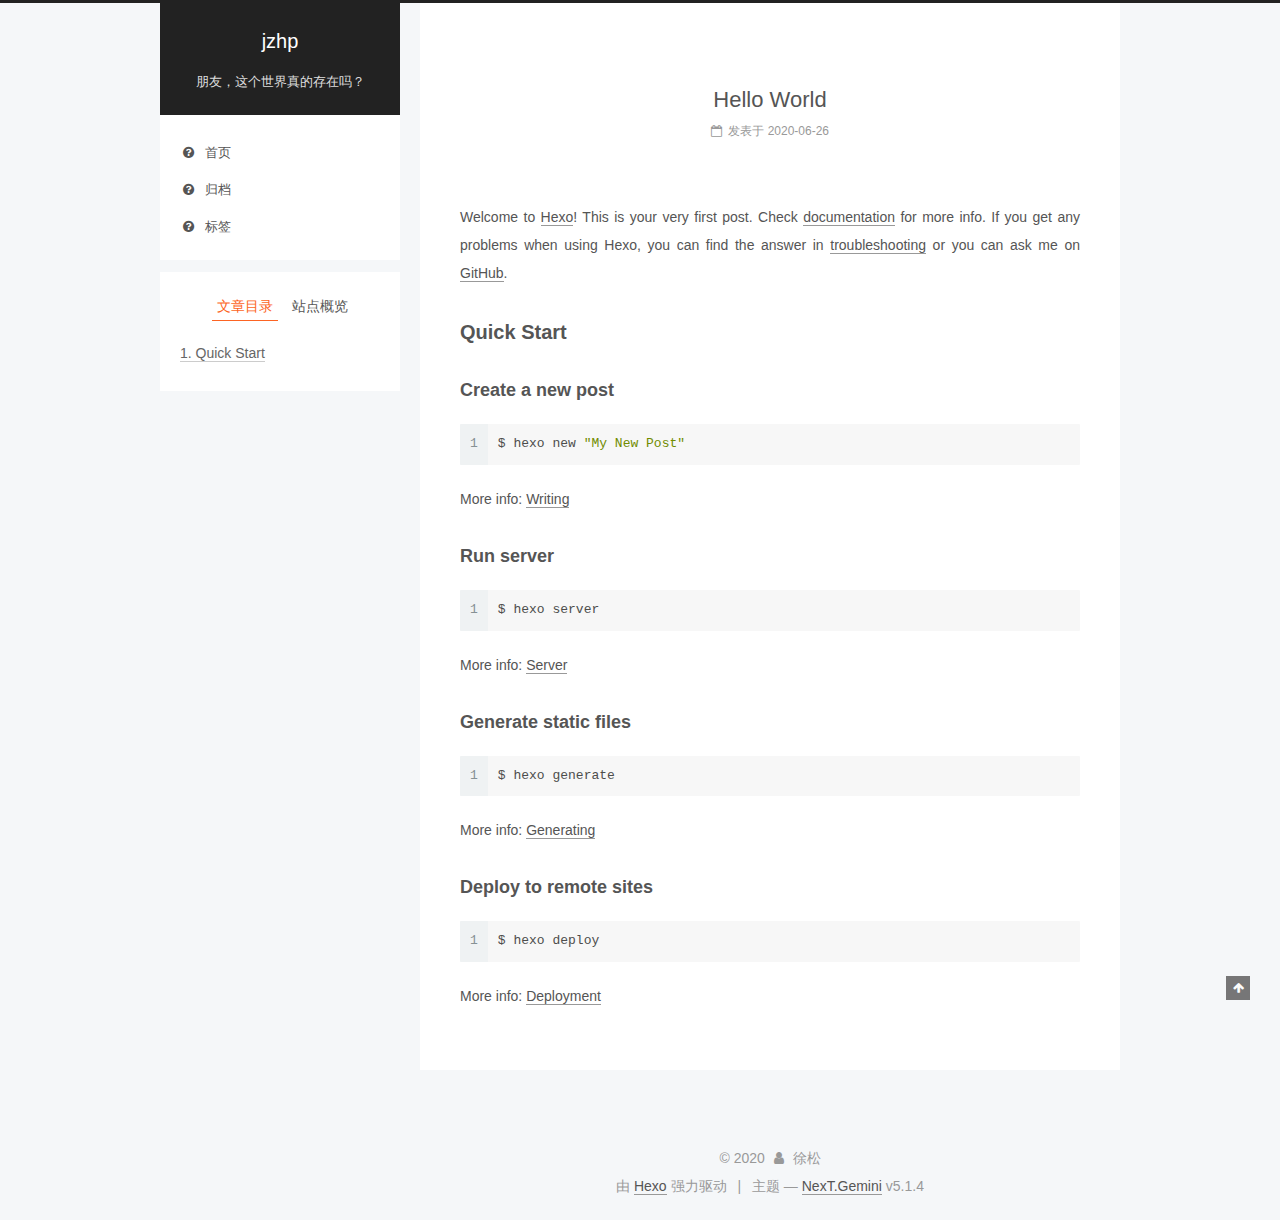
<file: 2020/06/26/hello-world/index.html>
<!DOCTYPE html>




<html class="theme-next gemini" lang="zh-Hans">
<head>
  <meta charset="UTF-8"/>
<meta http-equiv="X-UA-Compatible" content="IE=edge" />
<meta name="viewport" content="width=device-width, initial-scale=1, maximum-scale=1"/>
<meta name="theme-color" content="#222">









<meta http-equiv="Cache-Control" content="no-transform" />
<meta http-equiv="Cache-Control" content="no-siteapp" />
















  
  
  <link href="/lib/fancybox/source/jquery.fancybox.css?v=2.1.5" rel="stylesheet" type="text/css" />







<link href="/lib/font-awesome/css/font-awesome.min.css?v=4.6.2" rel="stylesheet" type="text/css" />

<link href="/css/main.css?v=5.1.4" rel="stylesheet" type="text/css" />


  <link rel="apple-touch-icon" sizes="180x180" href="/images/apple-touch-icon-next.png?v=5.1.4">


  <link rel="icon" type="image/png" sizes="32x32" href="/images/favicon-32x32-next.png?v=5.1.4">


  <link rel="icon" type="image/png" sizes="16x16" href="/images/favicon-16x16-next.png?v=5.1.4">


  <link rel="mask-icon" href="/images/logo.svg?v=5.1.4" color="#222">





  <meta name="keywords" content="Hexo, NexT" />










<meta name="description" content="Welcome to Hexo! This is your very first post. Check documentation for more info. If you get any problems when using Hexo, you can find the answer in troubleshooting or you can ask me on GitHub. Quick">
<meta property="og:type" content="article">
<meta property="og:title" content="Hello World">
<meta property="og:url" content="http://yoursite.com/2020/06/26/hello-world/index.html">
<meta property="og:site_name" content="jzhp">
<meta property="og:description" content="Welcome to Hexo! This is your very first post. Check documentation for more info. If you get any problems when using Hexo, you can find the answer in troubleshooting or you can ask me on GitHub. Quick">
<meta property="article:published_time" content="2020-06-25T16:21:56.799Z">
<meta property="article:modified_time" content="2020-06-25T16:21:56.799Z">
<meta property="article:author" content="徐松">
<meta name="twitter:card" content="summary">



<script type="text/javascript" id="hexo.configurations">
  var NexT = window.NexT || {};
  var CONFIG = {
    root: '/',
    scheme: 'Gemini',
    version: '5.1.4',
    sidebar: {"position":"left","display":"post","offset":12,"b2t":false,"scrollpercent":false,"onmobile":false},
    fancybox: true,
    tabs: true,
    motion: {"enable":false,"async":false,"transition":{"post_block":"fadeIn","post_header":"slideDownIn","post_body":"slideDownIn","coll_header":"slideLeftIn","sidebar":"slideUpIn"}},
    duoshuo: {
      userId: '0',
      author: '博主'
    },
    algolia: {
      applicationID: '',
      apiKey: '',
      indexName: '',
      hits: {"per_page":10},
      labels: {"input_placeholder":"Search for Posts","hits_empty":"We didn't find any results for the search: ${query}","hits_stats":"${hits} results found in ${time} ms"}
    }
  };
</script>



  <link rel="canonical" href="http://yoursite.com/2020/06/26/hello-world/"/>





  <title>Hello World | jzhp</title>
  








<meta name="generator" content="Hexo 4.2.1"></head>

<body itemscope itemtype="http://schema.org/WebPage" lang="zh-Hans">

  
  
    
  

  <div class="container sidebar-position-left page-post-detail">
    <div class="headband"></div>

    <header id="header" class="header" itemscope itemtype="http://schema.org/WPHeader">
      <div class="header-inner"><div class="site-brand-wrapper">
  <div class="site-meta ">
    

    <div class="custom-logo-site-title">
      <a href="/"  class="brand" rel="start">
        <span class="logo-line-before"><i></i></span>
        <span class="site-title">jzhp</span>
        <span class="logo-line-after"><i></i></span>
      </a>
    </div>
      
        <p class="site-subtitle">朋友，这个世界真的存在吗？</p>
      
  </div>

  <div class="site-nav-toggle">
    <button>
      <span class="btn-bar"></span>
      <span class="btn-bar"></span>
      <span class="btn-bar"></span>
    </button>
  </div>
</div>

<nav class="site-nav">
  

  
    <ul id="menu" class="menu">
      
        
        <li class="menu-item menu-item-home">
          <a href="/" rel="section">
            
              <i class="menu-item-icon fa fa-fw fa-question-circle"></i> <br />
            
            首页
          </a>
        </li>
      
        
        <li class="menu-item menu-item-archives">
          <a href="/archives" rel="section">
            
              <i class="menu-item-icon fa fa-fw fa-question-circle"></i> <br />
            
            归档
          </a>
        </li>
      
        
        <li class="menu-item menu-item-tags">
          <a href="/tags" rel="section">
            
              <i class="menu-item-icon fa fa-fw fa-question-circle"></i> <br />
            
            标签
          </a>
        </li>
      

      
    </ul>
  

  
</nav>



 </div>
    </header>

    <main id="main" class="main">
      <div class="main-inner">
        <div class="content-wrap">
          <div id="content" class="content">
            

  <div id="posts" class="posts-expand">
    

  

  
  
  

  <article class="post post-type-normal" itemscope itemtype="http://schema.org/Article">
  
  
  
  <div class="post-block">
    <link itemprop="mainEntityOfPage" href="http://yoursite.com/2020/06/26/hello-world/">

    <span hidden itemprop="author" itemscope itemtype="http://schema.org/Person">
      <meta itemprop="name" content="徐松">
      <meta itemprop="description" content="">
      <meta itemprop="image" content="/images/avatar.png">
    </span>

    <span hidden itemprop="publisher" itemscope itemtype="http://schema.org/Organization">
      <meta itemprop="name" content="jzhp">
    </span>

    
      <header class="post-header">

        
        
          <h1 class="post-title" itemprop="name headline">Hello World</h1>
        

        <div class="post-meta">
          <span class="post-time">
            
              <span class="post-meta-item-icon">
                <i class="fa fa-calendar-o"></i>
              </span>
              
                <span class="post-meta-item-text">发表于</span>
              
              <time title="创建于" itemprop="dateCreated datePublished" datetime="2020-06-26T00:21:56+08:00">
                2020-06-26
              </time>
            

            

            
          </span>

          

          
            
          

          
          

          

          

          

        </div>
      </header>
    

    
    
    
    <div class="post-body" itemprop="articleBody">

      
      

      
        <p>Welcome to <a href="https://hexo.io/" target="_blank" rel="noopener">Hexo</a>! This is your very first post. Check <a href="https://hexo.io/docs/" target="_blank" rel="noopener">documentation</a> for more info. If you get any problems when using Hexo, you can find the answer in <a href="https://hexo.io/docs/troubleshooting.html" target="_blank" rel="noopener">troubleshooting</a> or you can ask me on <a href="https://github.com/hexojs/hexo/issues" target="_blank" rel="noopener">GitHub</a>.</p>
<h2 id="Quick-Start"><a href="#Quick-Start" class="headerlink" title="Quick Start"></a>Quick Start</h2><h3 id="Create-a-new-post"><a href="#Create-a-new-post" class="headerlink" title="Create a new post"></a>Create a new post</h3><figure class="highlight bash"><table><tr><td class="gutter"><pre><span class="line">1</span><br></pre></td><td class="code"><pre><span class="line">$ hexo new <span class="string">"My New Post"</span></span><br></pre></td></tr></table></figure>

<p>More info: <a href="https://hexo.io/docs/writing.html" target="_blank" rel="noopener">Writing</a></p>
<h3 id="Run-server"><a href="#Run-server" class="headerlink" title="Run server"></a>Run server</h3><figure class="highlight bash"><table><tr><td class="gutter"><pre><span class="line">1</span><br></pre></td><td class="code"><pre><span class="line">$ hexo server</span><br></pre></td></tr></table></figure>

<p>More info: <a href="https://hexo.io/docs/server.html" target="_blank" rel="noopener">Server</a></p>
<h3 id="Generate-static-files"><a href="#Generate-static-files" class="headerlink" title="Generate static files"></a>Generate static files</h3><figure class="highlight bash"><table><tr><td class="gutter"><pre><span class="line">1</span><br></pre></td><td class="code"><pre><span class="line">$ hexo generate</span><br></pre></td></tr></table></figure>

<p>More info: <a href="https://hexo.io/docs/generating.html" target="_blank" rel="noopener">Generating</a></p>
<h3 id="Deploy-to-remote-sites"><a href="#Deploy-to-remote-sites" class="headerlink" title="Deploy to remote sites"></a>Deploy to remote sites</h3><figure class="highlight bash"><table><tr><td class="gutter"><pre><span class="line">1</span><br></pre></td><td class="code"><pre><span class="line">$ hexo deploy</span><br></pre></td></tr></table></figure>

<p>More info: <a href="https://hexo.io/docs/one-command-deployment.html" target="_blank" rel="noopener">Deployment</a></p>

      
    </div>
    
    
    

    

    

    

    <footer class="post-footer">
      

      
      
      

      

      
      
    </footer>
  </div>
  
  
  
  </article>



    <div class="post-spread">
      
    </div>
  </div>


          </div>
          


          

  



        </div>
        
          
  
  <div class="sidebar-toggle">
    <div class="sidebar-toggle-line-wrap">
      <span class="sidebar-toggle-line sidebar-toggle-line-first"></span>
      <span class="sidebar-toggle-line sidebar-toggle-line-middle"></span>
      <span class="sidebar-toggle-line sidebar-toggle-line-last"></span>
    </div>
  </div>

  <aside id="sidebar" class="sidebar">
    
    <div class="sidebar-inner">

      

      
        <ul class="sidebar-nav motion-element">
          <li class="sidebar-nav-toc sidebar-nav-active" data-target="post-toc-wrap">
            文章目录
          </li>
          <li class="sidebar-nav-overview" data-target="site-overview-wrap">
            站点概览
          </li>
        </ul>
      

      <section class="site-overview-wrap sidebar-panel">
        <div class="site-overview">
          <div class="site-author motion-element" itemprop="author" itemscope itemtype="http://schema.org/Person">
            
              <img class="site-author-image" itemprop="image"
                src="/images/avatar.png"
                alt="徐松" />
            
              <p class="site-author-name" itemprop="name">徐松</p>
              <p class="site-description motion-element" itemprop="description">交个朋友。</p>
          </div>

          <nav class="site-state motion-element">

            
              <div class="site-state-item site-state-posts">
              
                <a href="/archives">
              
                  <span class="site-state-item-count">1</span>
                  <span class="site-state-item-name">日志</span>
                </a>
              </div>
            

            

            

          </nav>

          

          

          
          

          
          

          

        </div>
      </section>

      
      <!--noindex-->
        <section class="post-toc-wrap motion-element sidebar-panel sidebar-panel-active">
          <div class="post-toc">

            
              
            

            
              <div class="post-toc-content"><ol class="nav"><li class="nav-item nav-level-2"><a class="nav-link" href="#Quick-Start"><span class="nav-number">1.</span> <span class="nav-text">Quick Start</span></a><ol class="nav-child"><li class="nav-item nav-level-3"><a class="nav-link" href="#Create-a-new-post"><span class="nav-number">1.1.</span> <span class="nav-text">Create a new post</span></a></li><li class="nav-item nav-level-3"><a class="nav-link" href="#Run-server"><span class="nav-number">1.2.</span> <span class="nav-text">Run server</span></a></li><li class="nav-item nav-level-3"><a class="nav-link" href="#Generate-static-files"><span class="nav-number">1.3.</span> <span class="nav-text">Generate static files</span></a></li><li class="nav-item nav-level-3"><a class="nav-link" href="#Deploy-to-remote-sites"><span class="nav-number">1.4.</span> <span class="nav-text">Deploy to remote sites</span></a></li></ol></li></ol></div>
            

          </div>
        </section>
      <!--/noindex-->
      

      

    </div>
  </aside>


        
      </div>
    </main>

    <footer id="footer" class="footer">
      <div class="footer-inner">
        <div class="copyright">&copy; <span itemprop="copyrightYear">2020</span>
  <span class="with-love">
    <i class="fa fa-user"></i>
  </span>
  <span class="author" itemprop="copyrightHolder">徐松</span>

  
</div>


  <div class="powered-by">由 <a class="theme-link" target="_blank" href="https://hexo.io">Hexo</a> 强力驱动</div>



  <span class="post-meta-divider">|</span>



  <div class="theme-info">主题 &mdash; <a class="theme-link" target="_blank" href="https://github.com/iissnan/hexo-theme-next">NexT.Gemini</a> v5.1.4</div>




        







        
      </div>
    </footer>

    
      <div class="back-to-top">
        <i class="fa fa-arrow-up"></i>
        
      </div>
    

    

  </div>

  

<script type="text/javascript">
  if (Object.prototype.toString.call(window.Promise) !== '[object Function]') {
    window.Promise = null;
  }
</script>









  












  
  
    <script type="text/javascript" src="/lib/jquery/index.js?v=2.1.3"></script>
  

  
  
    <script type="text/javascript" src="/lib/fastclick/lib/fastclick.min.js?v=1.0.6"></script>
  

  
  
    <script type="text/javascript" src="/lib/jquery_lazyload/jquery.lazyload.js?v=1.9.7"></script>
  

  
  
    <script type="text/javascript" src="/lib/velocity/velocity.min.js?v=1.2.1"></script>
  

  
  
    <script type="text/javascript" src="/lib/velocity/velocity.ui.min.js?v=1.2.1"></script>
  

  
  
    <script type="text/javascript" src="/lib/fancybox/source/jquery.fancybox.pack.js?v=2.1.5"></script>
  


  


  <script type="text/javascript" src="/js/src/utils.js?v=5.1.4"></script>

  <script type="text/javascript" src="/js/src/motion.js?v=5.1.4"></script>



  
  


  <script type="text/javascript" src="/js/src/affix.js?v=5.1.4"></script>

  <script type="text/javascript" src="/js/src/schemes/pisces.js?v=5.1.4"></script>



  
  <script type="text/javascript" src="/js/src/scrollspy.js?v=5.1.4"></script>
<script type="text/javascript" src="/js/src/post-details.js?v=5.1.4"></script>



  


  <script type="text/javascript" src="/js/src/bootstrap.js?v=5.1.4"></script>



  


  




	





  





  












  





  

  

  

  
  

  

  

  

</body>
</html>
</file>
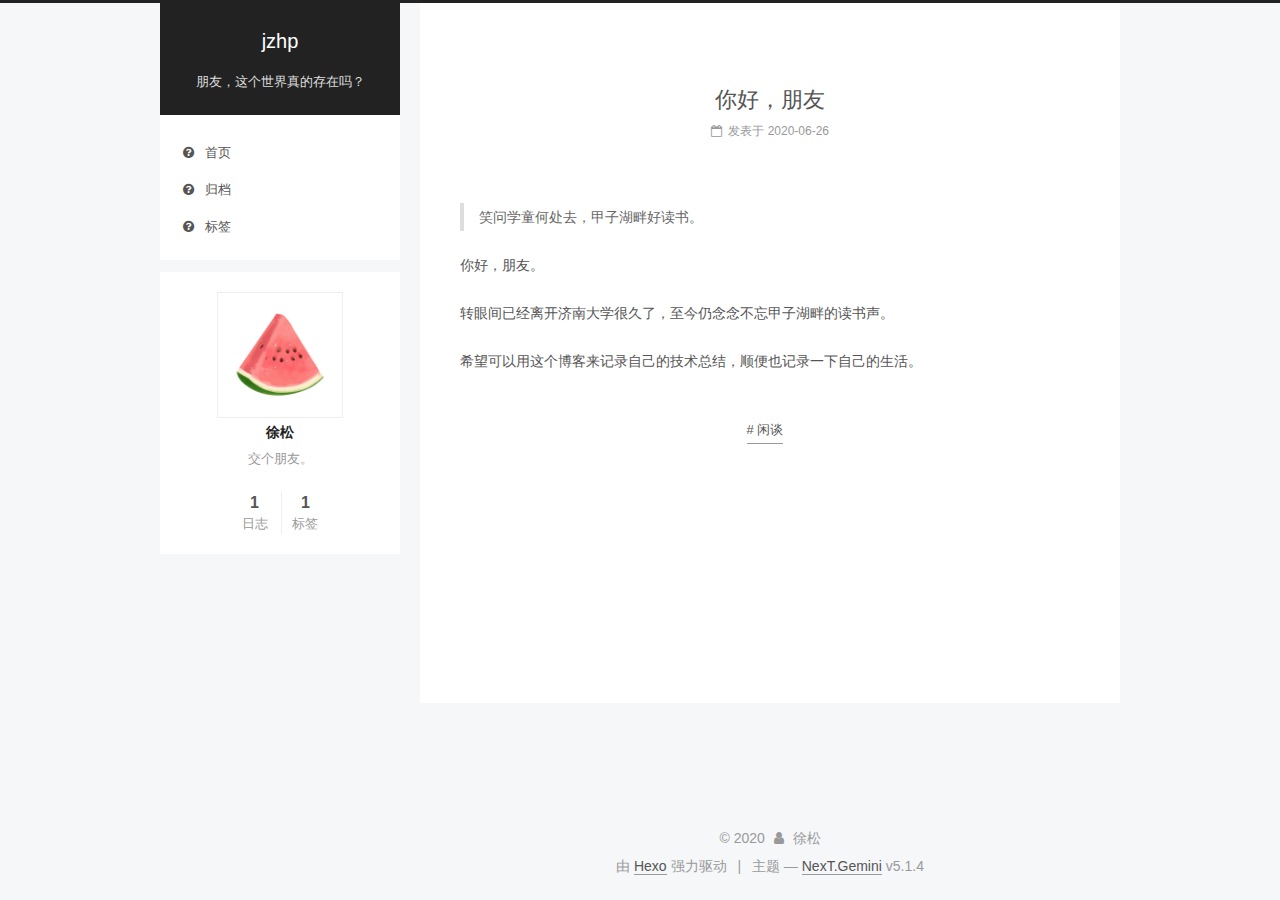
<file: 2020/06/26/你好，朋友/index.html>
<!DOCTYPE html>




<html class="theme-next gemini" lang="zh-Hans">
<head>
  <meta charset="UTF-8"/>
<meta http-equiv="X-UA-Compatible" content="IE=edge" />
<meta name="viewport" content="width=device-width, initial-scale=1, maximum-scale=1"/>
<meta name="theme-color" content="#222">









<meta http-equiv="Cache-Control" content="no-transform" />
<meta http-equiv="Cache-Control" content="no-siteapp" />
















  
  
  <link href="/lib/fancybox/source/jquery.fancybox.css?v=2.1.5" rel="stylesheet" type="text/css" />







<link href="/lib/font-awesome/css/font-awesome.min.css?v=4.6.2" rel="stylesheet" type="text/css" />

<link href="/css/main.css?v=5.1.4" rel="stylesheet" type="text/css" />


  <link rel="apple-touch-icon" sizes="180x180" href="/images/apple-touch-icon-next.png?v=5.1.4">


  <link rel="icon" type="image/png" sizes="32x32" href="/images/favicon-32x32-next.png?v=5.1.4">


  <link rel="icon" type="image/png" sizes="16x16" href="/images/favicon-16x16-next.png?v=5.1.4">


  <link rel="mask-icon" href="/images/logo.svg?v=5.1.4" color="#222">





  <meta name="keywords" content="闲谈," />










<meta name="description" content="笑问学童何处去，甲子湖畔好读书。  你好，朋友。">
<meta property="og:type" content="article">
<meta property="og:title" content="你好，朋友">
<meta property="og:url" content="http://yoursite.com/2020/06/26/%E4%BD%A0%E5%A5%BD%EF%BC%8C%E6%9C%8B%E5%8F%8B/index.html">
<meta property="og:site_name" content="jzhp">
<meta property="og:description" content="笑问学童何处去，甲子湖畔好读书。  你好，朋友。">
<meta property="article:published_time" content="2020-06-26T06:58:29.000Z">
<meta property="article:modified_time" content="2020-06-26T07:02:47.606Z">
<meta property="article:author" content="徐松">
<meta property="article:tag" content="闲谈">
<meta name="twitter:card" content="summary">



<script type="text/javascript" id="hexo.configurations">
  var NexT = window.NexT || {};
  var CONFIG = {
    root: '/',
    scheme: 'Gemini',
    version: '5.1.4',
    sidebar: {"position":"left","display":"post","offset":12,"b2t":false,"scrollpercent":false,"onmobile":false},
    fancybox: true,
    tabs: true,
    motion: {"enable":false,"async":false,"transition":{"post_block":"fadeIn","post_header":"slideDownIn","post_body":"slideDownIn","coll_header":"slideLeftIn","sidebar":"slideUpIn"}},
    duoshuo: {
      userId: '0',
      author: '博主'
    },
    algolia: {
      applicationID: '',
      apiKey: '',
      indexName: '',
      hits: {"per_page":10},
      labels: {"input_placeholder":"Search for Posts","hits_empty":"We didn't find any results for the search: ${query}","hits_stats":"${hits} results found in ${time} ms"}
    }
  };
</script>



  <link rel="canonical" href="http://yoursite.com/2020/06/26/你好，朋友/"/>





  <title>你好，朋友 | jzhp</title>
  








<meta name="generator" content="Hexo 4.2.1"></head>

<body itemscope itemtype="http://schema.org/WebPage" lang="zh-Hans">

  
  
    
  

  <div class="container sidebar-position-left page-post-detail">
    <div class="headband"></div>

    <header id="header" class="header" itemscope itemtype="http://schema.org/WPHeader">
      <div class="header-inner"><div class="site-brand-wrapper">
  <div class="site-meta ">
    

    <div class="custom-logo-site-title">
      <a href="/"  class="brand" rel="start">
        <span class="logo-line-before"><i></i></span>
        <span class="site-title">jzhp</span>
        <span class="logo-line-after"><i></i></span>
      </a>
    </div>
      
        <p class="site-subtitle">朋友，这个世界真的存在吗？</p>
      
  </div>

  <div class="site-nav-toggle">
    <button>
      <span class="btn-bar"></span>
      <span class="btn-bar"></span>
      <span class="btn-bar"></span>
    </button>
  </div>
</div>

<nav class="site-nav">
  

  
    <ul id="menu" class="menu">
      
        
        <li class="menu-item menu-item-home">
          <a href="/" rel="section">
            
              <i class="menu-item-icon fa fa-fw fa-question-circle"></i> <br />
            
            首页
          </a>
        </li>
      
        
        <li class="menu-item menu-item-archives">
          <a href="/archives" rel="section">
            
              <i class="menu-item-icon fa fa-fw fa-question-circle"></i> <br />
            
            归档
          </a>
        </li>
      
        
        <li class="menu-item menu-item-tags">
          <a href="/tags" rel="section">
            
              <i class="menu-item-icon fa fa-fw fa-question-circle"></i> <br />
            
            标签
          </a>
        </li>
      

      
    </ul>
  

  
</nav>



 </div>
    </header>

    <main id="main" class="main">
      <div class="main-inner">
        <div class="content-wrap">
          <div id="content" class="content">
            

  <div id="posts" class="posts-expand">
    

  

  
  
  

  <article class="post post-type-normal" itemscope itemtype="http://schema.org/Article">
  
  
  
  <div class="post-block">
    <link itemprop="mainEntityOfPage" href="http://yoursite.com/2020/06/26/%E4%BD%A0%E5%A5%BD%EF%BC%8C%E6%9C%8B%E5%8F%8B/">

    <span hidden itemprop="author" itemscope itemtype="http://schema.org/Person">
      <meta itemprop="name" content="徐松">
      <meta itemprop="description" content="">
      <meta itemprop="image" content="/images/avatar.png">
    </span>

    <span hidden itemprop="publisher" itemscope itemtype="http://schema.org/Organization">
      <meta itemprop="name" content="jzhp">
    </span>

    
      <header class="post-header">

        
        
          <h1 class="post-title" itemprop="name headline">你好，朋友</h1>
        

        <div class="post-meta">
          <span class="post-time">
            
              <span class="post-meta-item-icon">
                <i class="fa fa-calendar-o"></i>
              </span>
              
                <span class="post-meta-item-text">发表于</span>
              
              <time title="创建于" itemprop="dateCreated datePublished" datetime="2020-06-26T14:58:29+08:00">
                2020-06-26
              </time>
            

            

            
          </span>

          

          
            
          

          
          

          

          

          

        </div>
      </header>
    

    
    
    
    <div class="post-body" itemprop="articleBody">

      
      

      
        <blockquote>
<p>笑问学童何处去，甲子湖畔好读书。</p>
</blockquote>
<p>你好，朋友。</p>
<a id="more"></a>

<p>转眼间已经离开济南大学很久了，至今仍念念不忘甲子湖畔的读书声。</p>
<p>希望可以用这个博客来记录自己的技术总结，顺便也记录一下自己的生活。</p>

      
    </div>
    
    
    

    

    

    

    <footer class="post-footer">
      
        <div class="post-tags">
          
            <a href="/tags/%E9%97%B2%E8%B0%88/" rel="tag"># 闲谈</a>
          
        </div>
      

      
      
      

      

      
      
    </footer>
  </div>
  
  
  
  </article>



    <div class="post-spread">
      
    </div>
  </div>


          </div>
          


          

  



        </div>
        
          
  
  <div class="sidebar-toggle">
    <div class="sidebar-toggle-line-wrap">
      <span class="sidebar-toggle-line sidebar-toggle-line-first"></span>
      <span class="sidebar-toggle-line sidebar-toggle-line-middle"></span>
      <span class="sidebar-toggle-line sidebar-toggle-line-last"></span>
    </div>
  </div>

  <aside id="sidebar" class="sidebar">
    
    <div class="sidebar-inner">

      

      

      <section class="site-overview-wrap sidebar-panel sidebar-panel-active">
        <div class="site-overview">
          <div class="site-author motion-element" itemprop="author" itemscope itemtype="http://schema.org/Person">
            
              <img class="site-author-image" itemprop="image"
                src="/images/avatar.png"
                alt="徐松" />
            
              <p class="site-author-name" itemprop="name">徐松</p>
              <p class="site-description motion-element" itemprop="description">交个朋友。</p>
          </div>

          <nav class="site-state motion-element">

            
              <div class="site-state-item site-state-posts">
              
                <a href="/archives">
              
                  <span class="site-state-item-count">1</span>
                  <span class="site-state-item-name">日志</span>
                </a>
              </div>
            

            

            
              
              
              <div class="site-state-item site-state-tags">
                
                  <span class="site-state-item-count">1</span>
                  <span class="site-state-item-name">标签</span>
                
              </div>
            

          </nav>

          

          

          
          

          
          

          

        </div>
      </section>

      

      

    </div>
  </aside>


        
      </div>
    </main>

    <footer id="footer" class="footer">
      <div class="footer-inner">
        <div class="copyright">&copy; <span itemprop="copyrightYear">2020</span>
  <span class="with-love">
    <i class="fa fa-user"></i>
  </span>
  <span class="author" itemprop="copyrightHolder">徐松</span>

  
</div>


  <div class="powered-by">由 <a class="theme-link" target="_blank" href="https://hexo.io">Hexo</a> 强力驱动</div>



  <span class="post-meta-divider">|</span>



  <div class="theme-info">主题 &mdash; <a class="theme-link" target="_blank" href="https://github.com/iissnan/hexo-theme-next">NexT.Gemini</a> v5.1.4</div>




        







        
      </div>
    </footer>

    
      <div class="back-to-top">
        <i class="fa fa-arrow-up"></i>
        
      </div>
    

    

  </div>

  

<script type="text/javascript">
  if (Object.prototype.toString.call(window.Promise) !== '[object Function]') {
    window.Promise = null;
  }
</script>









  












  
  
    <script type="text/javascript" src="/lib/jquery/index.js?v=2.1.3"></script>
  

  
  
    <script type="text/javascript" src="/lib/fastclick/lib/fastclick.min.js?v=1.0.6"></script>
  

  
  
    <script type="text/javascript" src="/lib/jquery_lazyload/jquery.lazyload.js?v=1.9.7"></script>
  

  
  
    <script type="text/javascript" src="/lib/velocity/velocity.min.js?v=1.2.1"></script>
  

  
  
    <script type="text/javascript" src="/lib/velocity/velocity.ui.min.js?v=1.2.1"></script>
  

  
  
    <script type="text/javascript" src="/lib/fancybox/source/jquery.fancybox.pack.js?v=2.1.5"></script>
  


  


  <script type="text/javascript" src="/js/src/utils.js?v=5.1.4"></script>

  <script type="text/javascript" src="/js/src/motion.js?v=5.1.4"></script>



  
  


  <script type="text/javascript" src="/js/src/affix.js?v=5.1.4"></script>

  <script type="text/javascript" src="/js/src/schemes/pisces.js?v=5.1.4"></script>



  
  <script type="text/javascript" src="/js/src/scrollspy.js?v=5.1.4"></script>
<script type="text/javascript" src="/js/src/post-details.js?v=5.1.4"></script>



  


  <script type="text/javascript" src="/js/src/bootstrap.js?v=5.1.4"></script>



  


  




	





  





  












  





  

  

  

  
  

  

  

  

</body>
</html>
</file>
<file: css/main.css>
/* normalize.css v3.0.2 | MIT License | git.io/normalize */
html {
  font-family: sans-serif; /* 1 */
  -ms-text-size-adjust: 100%; /* 2 */
  -webkit-text-size-adjust: 100%; /* 2 */
}
body {
  margin: 0;
}
article,
aside,
details,
figcaption,
figure,
footer,
header,
hgroup,
main,
menu,
nav,
section,
summary {
  display: block;
}
audio,
canvas,
progress,
video {
  display: inline-block; /* 1 */
  vertical-align: baseline; /* 2 */
}
audio:not([controls]) {
  display: none;
  height: 0;
}
[hidden],
template {
  display: none;
}
a {
  background-color: transparent;
}
a:active,
a:hover {
  outline: 0;
}
abbr[title] {
  border-bottom: 1px dotted;
}
b,
strong {
  font-weight: bold;
}
dfn {
  font-style: italic;
}
h1 {
  font-size: 2em;
  margin: 0.67em 0;
}
mark {
  background: #ff0;
  color: #000;
}
small {
  font-size: 80%;
}
sub,
sup {
  font-size: 75%;
  line-height: 0;
  position: relative;
  vertical-align: baseline;
}
sup {
  top: -0.5em;
}
sub {
  bottom: -0.25em;
}
img {
  border: 0;
}
svg:not(:root) {
  overflow: hidden;
}
figure {
  margin: 1em 40px;
}
hr {
  -moz-box-sizing: content-box;
  box-sizing: content-box;
  height: 0;
}
pre {
  overflow: auto;
}
code,
kbd,
pre,
samp {
  font-family: monospace, monospace;
  font-size: 1em;
}
button,
input,
optgroup,
select,
textarea {
  color: inherit; /* 1 */
  font: inherit; /* 2 */
  margin: 0; /* 3 */
}
button {
  overflow: visible;
}
button,
select {
  text-transform: none;
}
button,
html input[type="button"],
input[type="reset"],
input[type="submit"] {
  -webkit-appearance: button; /* 2 */
  cursor: pointer; /* 3 */
}
button[disabled],
html input[disabled] {
  cursor: default;
}
button::-moz-focus-inner,
input::-moz-focus-inner {
  border: 0;
  padding: 0;
}
input {
  line-height: normal;
}
input[type="checkbox"],
input[type="radio"] {
  box-sizing: border-box; /* 1 */
  padding: 0; /* 2 */
}
input[type="number"]::-webkit-inner-spin-button,
input[type="number"]::-webkit-outer-spin-button {
  height: auto;
}
input[type="search"] {
  -webkit-appearance: textfield; /* 1 */
  -moz-box-sizing: content-box;
  -webkit-box-sizing: content-box; /* 2 */
  box-sizing: content-box;
}
input[type="search"]::-webkit-search-cancel-button,
input[type="search"]::-webkit-search-decoration {
  -webkit-appearance: none;
}
fieldset {
  border: 1px solid #c0c0c0;
  margin: 0 2px;
  padding: 0.35em 0.625em 0.75em;
}
legend {
  border: 0; /* 1 */
  padding: 0; /* 2 */
}
textarea {
  overflow: auto;
}
optgroup {
  font-weight: bold;
}
table {
  border-collapse: collapse;
  border-spacing: 0;
}
td,
th {
  padding: 0;
}
::selection {
  background: #262a30;
  color: #fff;
}
body {
  position: relative;
  font-family: 'Lato', "PingFang SC", "Microsoft YaHei", sans-serif;
  font-size: 14px;
  line-height: 2;
  color: #555;
  background: #f5f7f9;
}
@media (max-width: 767px) {
  body {
    padding-right: 0 !important;
  }
}
@media (min-width: 768px) and (max-width: 991px) {
  body {
    padding-right: 0 !important;
  }
}
@media (min-width: 1600px) {
  body {
    font-size: 16px;
  }
}
h1,
h2,
h3,
h4,
h5,
h6 {
  margin: 0;
  padding: 0;
  font-weight: bold;
  line-height: 1.5;
  font-family: 'Lato', "PingFang SC", "Microsoft YaHei", sans-serif;
}
h2,
h3,
h4,
h5,
h6 {
  margin: 20px 0 15px;
}
h1 {
  font-size: 22px;
}
@media (max-width: 767px) {
  h1 {
    font-size: 18px;
  }
}
h2 {
  font-size: 20px;
}
@media (max-width: 767px) {
  h2 {
    font-size: 16px;
  }
}
h3 {
  font-size: 18px;
}
@media (max-width: 767px) {
  h3 {
    font-size: 14px;
  }
}
h4 {
  font-size: 16px;
}
@media (max-width: 767px) {
  h4 {
    font-size: 12px;
  }
}
h5 {
  font-size: 14px;
}
@media (max-width: 767px) {
  h5 {
    font-size: 10px;
  }
}
h6 {
  font-size: 12px;
}
@media (max-width: 767px) {
  h6 {
    font-size: 8px;
  }
}
p {
  margin: 0 0 20px 0;
}
a {
  color: #555;
  text-decoration: none;
  outline: none;
  border-bottom: 1px solid #999;
  word-wrap: break-word;
}
a:hover {
  color: #222;
  border-bottom-color: #222;
}
blockquote {
  margin: 0;
  padding: 0;
}
img {
  display: block;
  margin: auto;
  max-width: 100%;
  height: auto;
}
hr {
  margin: 40px 0;
  height: 3px;
  border: none;
  background-color: #ddd;
  background-image: repeating-linear-gradient(-45deg, #fff, #fff 4px, transparent 4px, transparent 8px);
}
blockquote {
  padding: 0 15px;
  color: #666;
  border-left: 4px solid #ddd;
}
blockquote cite::before {
  content: "-";
  padding: 0 5px;
}
dt {
  font-weight: 700;
}
dd {
  margin: 0;
  padding: 0;
}
kbd {
  border: 1px solid #ccc;
  border-radius: 0.2em;
  box-shadow: 0.1em 0.1em 0.2em rgba(0,0,0,0.1);
  background-color: #f9f9f9;
  font-family: inherit;
  background-image: -webkit-linear-gradient(top, #eee, #fff, #eee);
  padding: 0.1em 0.3em;
  white-space: nowrap;
}
.text-left {
  text-align: left;
}
.text-center {
  text-align: center;
}
.text-right {
  text-align: right;
}
.text-justify {
  text-align: justify;
}
.text-nowrap {
  white-space: nowrap;
}
.text-lowercase {
  text-transform: lowercase;
}
.text-uppercase {
  text-transform: uppercase;
}
.text-capitalize {
  text-transform: capitalize;
}
.center-block {
  display: block;
  margin-left: auto;
  margin-right: auto;
}
.clearfix:before,
.clearfix:after {
  content: " ";
  display: table;
}
.clearfix:after {
  clear: both;
}
.pullquote {
  width: 45%;
}
.pullquote.left {
  float: left;
  margin-left: 5px;
  margin-right: 10px;
}
.pullquote.right {
  float: right;
  margin-left: 10px;
  margin-right: 5px;
}
.affix.affix.affix {
  position: fixed;
}
.translation {
  margin-top: -20px;
  font-size: 14px;
  color: #999;
}
.scrollbar-measure {
  width: 100px;
  height: 100px;
  overflow: scroll;
  position: absolute;
  top: -9999px;
}
.use-motion .motion-element {
  opacity: 0;
}
table {
  margin: 20px 0;
  width: 100%;
  border-collapse: collapse;
  border-spacing: 0;
  border: 1px solid #ddd;
  font-size: 14px;
  table-layout: fixed;
  word-wrap: break-all;
}
table>tbody>tr:nth-of-type(odd) {
  background-color: #f9f9f9;
}
table>tbody>tr:hover {
  background-color: #f5f5f5;
}
caption,
th,
td {
  padding: 8px;
  text-align: left;
  vertical-align: middle;
  font-weight: normal;
}
th,
td {
  border-bottom: 3px solid #ddd;
  border-right: 1px solid #eee;
}
th {
  padding-bottom: 10px;
  font-weight: 700;
}
td {
  border-bottom-width: 1px;
}
html,
body {
  height: 100%;
}
.container {
  position: relative;
  min-height: 100%;
}
.header-inner {
  margin: 0 auto;
  padding: 100px 0 70px;
  width: 700px;
}
@media (min-width: 1600px) {
  .container .header-inner {
    width: 900px;
  }
}
.main {
  padding-bottom: 150px;
}
.main-inner {
  margin: 0 auto;
  width: 700px;
}
@media (min-width: 1600px) {
  .container .main-inner {
    width: 900px;
  }
}
.footer {
  position: absolute;
  left: 0;
  bottom: 0;
  width: 100%;
  min-height: 50px;
}
.footer-inner {
  box-sizing: border-box;
  margin: 20px auto;
  width: 700px;
}
@media (min-width: 1600px) {
  .container .footer-inner {
    width: 900px;
  }
}
pre,
.highlight {
  overflow: auto;
  margin: 20px 0;
  padding: 0;
  font-size: 13px;
  color: #4d4d4c;
  background: #f7f7f7;
  line-height: 1.6;
}
pre,
code {
  font-family: consolas, Menlo, "PingFang SC", "Microsoft YaHei", monospace;
}
code {
  padding: 2px 4px;
  word-wrap: break-word;
  color: #555;
  background: #eee;
  border-radius: 3px;
  font-size: 13px;
}
pre {
  padding: 10px;
}
pre code {
  padding: 0;
  color: #4d4d4c;
  background: none;
  text-shadow: none;
}
.highlight {
  border-radius: 1px;
}
.highlight pre {
  border: none;
  margin: 0;
  padding: 10px 0;
}
.highlight table {
  margin: 0;
  width: auto;
  border: none;
}
.highlight td {
  border: none;
  padding: 0;
}
.highlight figcaption {
  font-size: 1em;
  color: #4d4d4c;
  line-height: 1em;
  margin-bottom: 1em;
}
.highlight figcaption:before,
.highlight figcaption:after {
  content: " ";
  display: table;
}
.highlight figcaption:after {
  clear: both;
}
.highlight figcaption a {
  float: right;
  color: #4d4d4c;
}
.highlight figcaption a:hover {
  border-bottom-color: #4d4d4c;
}
.highlight .gutter pre {
  padding-left: 10px;
  padding-right: 10px;
  color: #869194;
  text-align: right;
  background-color: #eff2f3;
}
.highlight .code pre {
  width: 100%;
  padding-left: 10px;
  padding-right: 10px;
  background-color: #f7f7f7;
}
.highlight .line {
  height: 20px;
}
.gutter {
  -webkit-user-select: none;
  -moz-user-select: none;
  -ms-user-select: none;
  user-select: none;
}
.gist table {
  width: auto;
}
.gist table td {
  border: none;
}
pre .deletion {
  background: #fdd;
}
pre .addition {
  background: #dfd;
}
pre .meta {
  color: #8959a8;
}
pre .comment {
  color: #8e908c;
}
pre .variable,
pre .attribute,
pre .tag,
pre .regexp,
pre .ruby .constant,
pre .xml .tag .title,
pre .xml .pi,
pre .xml .doctype,
pre .html .doctype,
pre .css .id,
pre .css .class,
pre .css .pseudo {
  color: #c82829;
}
pre .number,
pre .preprocessor,
pre .built_in,
pre .literal,
pre .params,
pre .constant,
pre .command {
  color: #f5871f;
}
pre .ruby .class .title,
pre .css .rules .attribute,
pre .string,
pre .value,
pre .inheritance,
pre .header,
pre .ruby .symbol,
pre .xml .cdata,
pre .special,
pre .number,
pre .formula {
  color: #718c00;
}
pre .title,
pre .css .hexcolor {
  color: #3e999f;
}
pre .function,
pre .python .decorator,
pre .python .title,
pre .ruby .function .title,
pre .ruby .title .keyword,
pre .perl .sub,
pre .javascript .title,
pre .coffeescript .title {
  color: #4271ae;
}
pre .keyword,
pre .javascript .function {
  color: #8959a8;
}
.full-image.full-image.full-image.full-image {
  border: none;
  max-width: 100%;
  width: auto;
  margin: 20px auto 25px;
}
@media (min-width: 992px) {
  .full-image.full-image.full-image.full-image {
    max-width: none;
    width: 118%;
    margin: 0 -9%;
  }
}
.blockquote-center,
.page-home .post-type-quote blockquote,
.page-post-detail .post-type-quote blockquote {
  position: relative;
  margin: 40px 0;
  padding: 0;
  border-left: none;
  text-align: center;
}
.blockquote-center::before,
.page-home .post-type-quote blockquote::before,
.page-post-detail .post-type-quote blockquote::before,
.blockquote-center::after,
.page-home .post-type-quote blockquote::after,
.page-post-detail .post-type-quote blockquote::after {
  position: absolute;
  content: ' ';
  display: block;
  width: 100%;
  height: 24px;
  opacity: 0.2;
  background-repeat: no-repeat;
  background-position: 0 -6px;
  background-size: 22px 22px;
}
.blockquote-center::before,
.page-home .post-type-quote blockquote::before,
.page-post-detail .post-type-quote blockquote::before {
  top: -20px;
  background-image: url("../images/quote-l.svg");
  border-top: 1px solid #ccc;
}
.blockquote-center::after,
.page-home .post-type-quote blockquote::after,
.page-post-detail .post-type-quote blockquote::after {
  bottom: -20px;
  background-image: url("../images/quote-r.svg");
  border-bottom: 1px solid #ccc;
  background-position: 100% 8px;
}
.blockquote-center p,
.page-home .post-type-quote blockquote p,
.page-post-detail .post-type-quote blockquote p,
.blockquote-center div,
.page-home .post-type-quote blockquote div,
.page-post-detail .post-type-quote blockquote div {
  text-align: center;
}
.post .post-body .group-picture img {
  box-sizing: border-box;
  padding: 0 3px;
  border: none;
}
.post .group-picture-row {
  overflow: hidden;
  margin-top: 6px;
}
.post .group-picture-row:first-child {
  margin-top: 0;
}
.post .group-picture-column {
  float: left;
}
.page-post-detail .post-body .group-picture-column {
  float: none;
  margin-top: 10px;
  width: auto !important;
}
.page-post-detail .post-body .group-picture-column img {
  margin: 0 auto;
}
.page-archive .group-picture-container {
  overflow: hidden;
}
.page-archive .group-picture-row {
  float: left;
}
.page-archive .group-picture-row:first-child {
  margin-top: 6px;
}
.page-archive .group-picture-column {
  max-width: 150px;
  max-height: 150px;
}
.post-body .note {
  position: relative;
  padding: 15px;
  margin-bottom: 20px;
  border: 1px solid #eee;
  border-left-width: 5px;
  border-radius: 3px;
}
.post-body .note h2,
.post-body .note h3,
.post-body .note h4,
.post-body .note h5,
.post-body .note h6 {
  margin-top: 0;
  margin-bottom: 0;
  border-bottom: initial;
  padding-top: 0 !important;
}
.post-body .note p:first-child,
.post-body .note ul:first-child,
.post-body .note ol:first-child,
.post-body .note table:first-child,
.post-body .note pre:first-child,
.post-body .note blockquote:first-child {
  margin-top: 0;
}
.post-body .note p:last-child,
.post-body .note ul:last-child,
.post-body .note ol:last-child,
.post-body .note table:last-child,
.post-body .note pre:last-child,
.post-body .note blockquote:last-child {
  margin-bottom: 0;
}
.post-body .note.default {
  border-left-color: #777;
}
.post-body .note.default h2,
.post-body .note.default h3,
.post-body .note.default h4,
.post-body .note.default h5,
.post-body .note.default h6 {
  color: #777;
}
.post-body .note.primary {
  border-left-color: #6f42c1;
}
.post-body .note.primary h2,
.post-body .note.primary h3,
.post-body .note.primary h4,
.post-body .note.primary h5,
.post-body .note.primary h6 {
  color: #6f42c1;
}
.post-body .note.info {
  border-left-color: #428bca;
}
.post-body .note.info h2,
.post-body .note.info h3,
.post-body .note.info h4,
.post-body .note.info h5,
.post-body .note.info h6 {
  color: #428bca;
}
.post-body .note.success {
  border-left-color: #5cb85c;
}
.post-body .note.success h2,
.post-body .note.success h3,
.post-body .note.success h4,
.post-body .note.success h5,
.post-body .note.success h6 {
  color: #5cb85c;
}
.post-body .note.warning {
  border-left-color: #f0ad4e;
}
.post-body .note.warning h2,
.post-body .note.warning h3,
.post-body .note.warning h4,
.post-body .note.warning h5,
.post-body .note.warning h6 {
  color: #f0ad4e;
}
.post-body .note.danger {
  border-left-color: #d9534f;
}
.post-body .note.danger h2,
.post-body .note.danger h3,
.post-body .note.danger h4,
.post-body .note.danger h5,
.post-body .note.danger h6 {
  color: #d9534f;
}
.post-body .label {
  display: inline;
  padding: 0 2px;
  white-space: nowrap;
}
.post-body .label.default {
  background-color: #f0f0f0;
}
.post-body .label.primary {
  background-color: #efe6f7;
}
.post-body .label.info {
  background-color: #e5f2f8;
}
.post-body .label.success {
  background-color: #e7f4e9;
}
.post-body .label.warning {
  background-color: #fcf6e1;
}
.post-body .label.danger {
  background-color: #fae8eb;
}
.post-body .tabs {
  position: relative;
  display: block;
  margin-bottom: 20px;
  padding-top: 10px;
}
.post-body .tabs ul.nav-tabs {
  margin: 0;
  padding: 0;
  display: flex;
  margin-bottom: -1px;
}
@media (max-width: 413px) {
  .post-body .tabs ul.nav-tabs {
    display: block;
    margin-bottom: 5px;
  }
}
.post-body .tabs ul.nav-tabs li.tab {
  list-style-type: none !important;
  margin: 0 0.25em 0 0;
  border-top: 3px solid transparent;
  border-left: 1px solid transparent;
  border-right: 1px solid transparent;
}
@media (max-width: 413px) {
  .post-body .tabs ul.nav-tabs li.tab {
    margin: initial;
    border-top: 1px solid transparent;
    border-left: 3px solid transparent;
    border-right: 1px solid transparent;
    border-bottom: 1px solid transparent;
  }
}
.post-body .tabs ul.nav-tabs li.tab a {
  outline: 0;
  border-bottom: initial;
  display: block;
  line-height: 1.8em;
  padding: 0.25em 0.75em;
  transition-duration: 0.2s;
  transition-timing-function: ease-out;
  transition-delay: 0s;
}
.post-body .tabs ul.nav-tabs li.tab a i {
  width: 1.285714285714286em;
}
.post-body .tabs ul.nav-tabs li.tab.active {
  border-top: 3px solid #fc6423;
  border-left: 1px solid #ddd;
  border-right: 1px solid #ddd;
  background-color: #fff;
}
@media (max-width: 413px) {
  .post-body .tabs ul.nav-tabs li.tab.active {
    border-top: 1px solid #ddd;
    border-left: 3px solid #fc6423;
    border-right: 1px solid #ddd;
    border-bottom: 1px solid #ddd;
  }
}
.post-body .tabs ul.nav-tabs li.tab.active a {
  cursor: default;
  color: #555;
}
.post-body .tabs .tab-content {
  background-color: #fff;
}
.post-body .tabs .tab-content .tab-pane {
  border: 1px solid #ddd;
  padding: 20px 20px 0 20px;
}
.post-body .tabs .tab-content .tab-pane:not(.active) {
  display: none !important;
}
.post-body .tabs .tab-content .tab-pane.active {
  display: block !important;
}
.btn {
  display: inline-block;
  padding: 0 20px;
  font-size: 14px;
  color: #555;
  background: #fff;
  border: 2px solid #555;
  text-decoration: none;
  border-radius: 2px;
  transition-property: background-color;
  transition-duration: 0.2s;
  transition-timing-function: ease-in-out;
  transition-delay: 0s;
  line-height: 2;
}
.btn:hover {
  border-color: #222;
  color: #fff;
  background: #222;
}
.btn +.btn {
  margin: 0 0 8px 8px;
}
.btn .fa-fw {
  width: 1.285714285714286em;
  text-align: left;
}
.btn-bar {
  display: block;
  width: 22px;
  height: 2px;
  background: #555;
  border-radius: 1px;
}
.btn-bar+.btn-bar {
  margin-top: 4px;
}
.pagination {
  margin: 120px 0 40px;
  text-align: center;
  border-top: 1px solid #eee;
}
.page-number-basic,
.pagination .prev,
.pagination .next,
.pagination .page-number,
.pagination .space {
  display: inline-block;
  position: relative;
  top: -1px;
  margin: 0 10px;
  padding: 0 11px;
}
@media (max-width: 767px) {
  .page-number-basic,
  .pagination .prev,
  .pagination .next,
  .pagination .page-number,
  .pagination .space {
    margin: 0 5px;
  }
}
.pagination .prev,
.pagination .next,
.pagination .page-number {
  border-bottom: 0;
  border-top: 1px solid #eee;
  transition-property: border-color;
  transition-duration: 0.2s;
  transition-timing-function: ease-in-out;
  transition-delay: 0s;
}
.pagination .prev:hover,
.pagination .next:hover,
.pagination .page-number:hover {
  border-top-color: #222;
}
.pagination .space {
  padding: 0;
  margin: 0;
}
.pagination .prev {
  margin-left: 0;
}
.pagination .next {
  margin-right: 0;
}
.pagination .page-number.current {
  color: #fff;
  background: #ccc;
  border-top-color: #ccc;
}
@media (max-width: 767px) {
  .pagination {
    border-top: none;
  }
  .pagination .prev,
  .pagination .next,
  .pagination .page-number {
    margin-bottom: 10px;
    border-top: 0;
    border-bottom: 1px solid #eee;
    padding: 0 10px;
  }
  .pagination .prev:hover,
  .pagination .next:hover,
  .pagination .page-number:hover {
    border-bottom-color: #222;
  }
}
.comments {
  margin: 60px 20px 0;
}
.tag-cloud {
  text-align: center;
}
.tag-cloud a {
  display: inline-block;
  margin: 10px;
}
.back-to-top {
  box-sizing: border-box;
  position: fixed;
  bottom: -100px;
  right: 30px;
  z-index: 1050;
  padding: 0 6px;
  width: 24px;
  background: #222;
  font-size: 12px;
  opacity: 0.6;
  color: #fff;
  cursor: pointer;
  text-align: center;
  -webkit-transform: translateZ(0);
  transition-property: bottom;
  transition-duration: 0.2s;
  transition-timing-function: ease-in-out;
  transition-delay: 0s;
}
@media (min-width: 768px) and (max-width: 991px) {
  .back-to-top {
    display: none !important;
  }
}
@media (max-width: 767px) {
  .back-to-top {
    display: none !important;
  }
}
.back-to-top.back-to-top-on {
  bottom: 30px;
}
.header {
  background: transparent;
}
.header-inner {
  position: relative;
}
.headband {
  height: 3px;
  background: #222;
}
.site-meta {
  margin: 0;
  text-align: center;
}
@media (max-width: 767px) {
  .site-meta {
    text-align: center;
  }
}
.brand {
  position: relative;
  display: inline-block;
  padding: 0 40px;
  color: #fff;
  background: #222;
  border-bottom: none;
}
.brand:hover {
  color: #fff;
}
.logo {
  display: inline-block;
  margin-right: 5px;
  line-height: 36px;
  vertical-align: top;
}
.site-title {
  display: inline-block;
  vertical-align: top;
  line-height: 36px;
  font-size: 20px;
  font-weight: normal;
  font-family: 'Lato', "PingFang SC", "Microsoft YaHei", sans-serif;
}
.site-subtitle {
  margin-top: 10px;
  font-size: 13px;
  color: #ddd;
}
.use-motion .brand {
  opacity: 0;
}
.use-motion .logo,
.use-motion .site-title,
.use-motion .site-subtitle {
  opacity: 0;
  position: relative;
  top: -10px;
}
.site-nav-toggle {
  display: none;
  position: absolute;
  top: 10px;
  left: 10px;
}
@media (max-width: 767px) {
  .site-nav-toggle {
    display: block;
  }
}
.site-nav-toggle button {
  margin-top: 2px;
  padding: 9px 10px;
  background: transparent;
  border: none;
}
@media (max-width: 767px) {
  .site-nav {
    display: none;
    margin: 0 -10px;
    padding: 0 10px;
    clear: both;
    border-top: 1px solid #ddd;
  }
}
@media (min-width: 768px) and (max-width: 991px) {
  .site-nav {
    display: block !important;
  }
}
@media (min-width: 992px) {
  .site-nav {
    display: block !important;
  }
}
.menu {
  margin-top: 20px;
  padding-left: 0;
  text-align: center;
}
.menu .menu-item {
  display: inline-block;
  margin: 0 10px;
  list-style: none;
}
@media screen and (max-width: 767px) {
  .menu .menu-item {
    margin-top: 10px;
  }
}
.menu .menu-item a {
  display: block;
  font-size: 13px;
  line-height: inherit;
  border-bottom: 1px solid transparent;
  transition-property: border-color;
  transition-duration: 0.2s;
  transition-timing-function: ease-in-out;
  transition-delay: 0s;
}
.menu .menu-item a:hover,
.menu-item-active a {
  border-bottom-color: #222;
}
.menu .menu-item .fa {
  margin-right: 5px;
}
.use-motion .menu-item {
  opacity: 0;
}
.post-body {
  font-family: 'Lato', "PingFang SC", "Microsoft YaHei", sans-serif;
}
@media (max-width: 767px) {
  .post-body {
    word-break: break-word;
  }
}
.post-body .fancybox img {
  display: block !important;
  margin: 0 auto;
  cursor: pointer;
  cursor: zoom-in;
  cursor: -webkit-zoom-in;
}
.post-body .image-caption,
.post-body .figure .caption {
  margin: -20px auto 15px;
  text-align: center;
  font-size: 14px;
  color: #999;
  font-weight: bold;
  line-height: 1;
}
.post-sticky-flag {
  display: inline-block;
  font-size: 16px;
  -ms-transform: rotate(30deg);
  -webkit-transform: rotate(30deg);
  -moz-transform: rotate(30deg);
  -ms-transform: rotate(30deg);
  -o-transform: rotate(30deg);
  transform: rotate(30deg);
}
.use-motion .post-block,
.use-motion .pagination,
.use-motion .comments {
  opacity: 0;
}
.use-motion .post-header {
  opacity: 0;
}
.use-motion .post-body {
  opacity: 0;
}
.use-motion .collection-title {
  opacity: 0;
}
.posts-expand {
  padding-top: 40px;
}
@media (max-width: 767px) {
  .posts-expand {
    margin: 0 20px;
  }
  .post-body pre .gutter pre {
    padding-right: 10px;
  }
  .post-body .highlight {
    margin-left: 0px;
    margin-right: 0px;
    padding: 0;
  }
  .post-body .highlight .gutter pre {
    padding-right: 10px;
  }
}
@media (min-width: 992px) {
  .posts-expand .post-body {
    text-align: justify;
  }
}
.posts-expand .post-body h2,
.posts-expand .post-body h3,
.posts-expand .post-body h4,
.posts-expand .post-body h5,
.posts-expand .post-body h6 {
  padding-top: 10px;
}
.posts-expand .post-body h2 .header-anchor,
.posts-expand .post-body h3 .header-anchor,
.posts-expand .post-body h4 .header-anchor,
.posts-expand .post-body h5 .header-anchor,
.posts-expand .post-body h6 .header-anchor {
  float: right;
  margin-left: 10px;
  color: #ccc;
  border-bottom-style: none;
  visibility: hidden;
}
.posts-expand .post-body h2 .header-anchor:hover,
.posts-expand .post-body h3 .header-anchor:hover,
.posts-expand .post-body h4 .header-anchor:hover,
.posts-expand .post-body h5 .header-anchor:hover,
.posts-expand .post-body h6 .header-anchor:hover {
  color: inherit;
}
.posts-expand .post-body h2:hover .header-anchor,
.posts-expand .post-body h3:hover .header-anchor,
.posts-expand .post-body h4:hover .header-anchor,
.posts-expand .post-body h5:hover .header-anchor,
.posts-expand .post-body h6:hover .header-anchor {
  visibility: visible;
}
.posts-expand .post-body ul li {
  list-style: circle;
}
.posts-expand .post-body img {
  box-sizing: border-box;
  margin: auto;
  padding: 3px;
  border: 1px solid #ddd;
}
.posts-expand .post-body .fancybox img {
  margin: 0 auto 25px;
}
@media (max-width: 767px) {
  .posts-collapse {
    margin: 0 20px;
  }
  .posts-collapse .post-title,
  .posts-collapse .post-meta {
    display: block;
    width: auto;
    text-align: left;
  }
}
.posts-collapse {
  position: relative;
  z-index: 1010;
  margin-left: 55px;
}
.posts-collapse::after {
  content: " ";
  position: absolute;
  top: 20px;
  left: 0;
  margin-left: -2px;
  width: 4px;
  height: 100%;
  background: #f5f5f5;
  z-index: -1;
}
@media (max-width: 767px) {
  .posts-collapse {
    margin: 0 20px;
  }
}
.posts-collapse .collection-title {
  position: relative;
  margin: 60px 0;
}
.posts-collapse .collection-title h1,
.posts-collapse .collection-title h2 {
  margin-left: 20px;
}
.posts-collapse .collection-title small {
  color: #bbb;
  margin-left: 5px;
}
.posts-collapse .collection-title::before {
  content: " ";
  position: absolute;
  left: 0;
  top: 50%;
  margin-left: -4px;
  margin-top: -4px;
  width: 8px;
  height: 8px;
  background: #bbb;
  border-radius: 50%;
}
.posts-collapse .post {
  margin: 30px 0;
}
.posts-collapse .post-header {
  position: relative;
  transition-duration: 0.2s;
  transition-timing-function: ease-in-out;
  transition-delay: 0s;
  transition-property: border;
  border-bottom: 1px dashed #ccc;
}
.posts-collapse .post-header::before {
  content: " ";
  position: absolute;
  left: 0;
  top: 12px;
  width: 6px;
  height: 6px;
  margin-left: -4px;
  background: #bbb;
  border-radius: 50%;
  border: 1px solid #fff;
  transition-duration: 0.2s;
  transition-timing-function: ease-in-out;
  transition-delay: 0s;
  transition-property: background;
}
.posts-collapse .post-header:hover {
  border-bottom-color: #666;
}
.posts-collapse .post-header:hover::before {
  background: #222;
}
.posts-collapse .post-meta {
  position: absolute;
  font-size: 12px;
  left: 20px;
  top: 5px;
}
.posts-collapse .post-comments-count {
  display: none;
}
.posts-collapse .post-title {
  margin-left: 60px;
  font-size: 16px;
  font-weight: normal;
  line-height: inherit;
}
.posts-collapse .post-title::after {
  margin-left: 3px;
  opacity: 0.6;
}
.posts-collapse .post-title a {
  color: #666;
  border-bottom: none;
}
.page-home .post-type-quote .post-header,
.page-post-detail .post-type-quote .post-header,
.page-home .post-type-quote .post-tags,
.page-post-detail .post-type-quote .post-tags {
  display: none;
}
.posts-expand .post-title {
  text-align: center;
  word-break: break-word;
  font-weight: 400;
}
.posts-expand .post-title-link {
  display: inline-block;
  position: relative;
  color: #555;
  border-bottom: none;
  line-height: 1.2;
  vertical-align: top;
}
.posts-expand .post-title-link::before {
  content: "";
  position: absolute;
  width: 100%;
  height: 2px;
  bottom: 0;
  left: 0;
  background-color: #000;
  visibility: hidden;
  -webkit-transform: scaleX(0);
  -moz-transform: scaleX(0);
  -ms-transform: scaleX(0);
  -o-transform: scaleX(0);
  transform: scaleX(0);
  transition-duration: 0.2s;
  transition-timing-function: ease-in-out;
  transition-delay: 0s;
}
.posts-expand .post-title-link:hover::before {
  visibility: visible;
  -webkit-transform: scaleX(1);
  -moz-transform: scaleX(1);
  -ms-transform: scaleX(1);
  -o-transform: scaleX(1);
  transform: scaleX(1);
}
.posts-expand .post-title-link .fa {
  font-size: 16px;
}
.posts-expand .post-meta {
  margin: 3px 0 60px 0;
  color: #999;
  font-family: 'Lato', "PingFang SC", "Microsoft YaHei", sans-serif;
  font-size: 12px;
  text-align: center;
}
.posts-expand .post-meta .post-category-list {
  display: inline-block;
  margin: 0;
  padding: 3px;
}
.posts-expand .post-meta .post-category-list-link {
  color: #999;
}
.posts-expand .post-meta .post-description {
  font-size: 14px;
  margin-top: 2px;
}
.post-meta-divider {
  margin: 0 0.5em;
}
.post-meta-item-icon {
  margin-right: 3px;
}
@media (min-width: 768px) and (max-width: 991px) {
  .post-meta-item-icon {
    display: inline-block;
  }
}
@media (max-width: 767px) {
  .post-meta-item-icon {
    display: inline-block;
  }
}
@media (min-width: 768px) and (max-width: 991px) {
  .post-meta-item-text {
    display: none;
  }
}
@media (max-width: 767px) {
  .post-meta-item-text {
    display: none;
  }
}
@media (max-width: 767px) {
  .posts-expand .post-comments-count {
    display: none;
  }
}
.post-button {
  margin-top: 40px;
}
.posts-expand .post-tags {
  margin-top: 40px;
  text-align: center;
}
.posts-expand .post-tags a {
  display: inline-block;
  margin-right: 10px;
  font-size: 13px;
}
.post-nav {
  display: table;
  margin-top: 15px;
  width: 100%;
  border-top: 1px solid #eee;
}
.post-nav-divider {
  display: table-cell;
  width: 10%;
}
.post-nav-item {
  display: table-cell;
  padding: 10px 0 0 0;
  width: 45%;
  vertical-align: top;
}
.post-nav-item a {
  position: relative;
  display: block;
  line-height: 25px;
  font-size: 14px;
  color: #555;
  border-bottom: none;
}
.post-nav-item a:hover {
  color: #222;
  border-bottom: none;
}
.post-nav-item a:active {
  top: 2px;
}
.post-nav-item .fa {
  position: absolute;
  top: 8px;
  left: 0;
  font-size: 12px;
}
.post-nav-next a {
  padding-left: 15px;
}
.post-nav-prev {
  text-align: right;
}
.post-nav-prev a {
  padding-right: 15px;
}
.post-nav-prev .fa {
  right: 0;
  left: auto;
}
.posts-expand .post-eof {
  display: block;
  margin: 80px auto 60px;
  width: 8%;
  height: 1px;
  background: #ccc;
  text-align: center;
}
.post:last-child .post-eof.post-eof.post-eof {
  display: none;
}
.post-gallery {
  display: table;
  table-layout: fixed;
  width: 100%;
  border-collapse: separate;
}
.post-gallery-row {
  display: table-row;
}
.post-gallery .post-gallery-img {
  display: table-cell;
  text-align: center;
  vertical-align: middle;
  border: none;
}
.post-gallery .post-gallery-img img {
  max-width: 100%;
  max-height: 100%;
  border: none;
}
.fancybox-close,
.fancybox-close:hover {
  border: none;
}
.post-copyright {
  margin: 2em 0 0;
  padding: 0.5em 1em;
  border-left: 3px solid #ff1700;
  background-color: #f9f9f9;
  list-style: none;
}
.rtl.post-body p,
.rtl.post-body a,
.rtl.post-body h1,
.rtl.post-body h2,
.rtl.post-body h3,
.rtl.post-body h4,
.rtl.post-body h5,
.rtl.post-body h6,
.rtl.post-body li,
.rtl.post-body ul,
.rtl.post-body ol {
  direction: rtl;
  font-family: UKIJ Ekran;
}
.rtl.post-title {
  font-family: UKIJ Ekran;
}
.sidebar {
  position: fixed;
  right: 0;
  top: 0;
  bottom: 0;
  width: 0;
  z-index: 1040;
  box-shadow: inset 0 2px 6px #000;
  background: #222;
  -webkit-transform: translateZ(0);
}
.sidebar a {
  color: #999;
  border-bottom-color: #555;
}
.sidebar a:hover {
  color: #eee;
}
@media (min-width: 768px) and (max-width: 991px) {
  .sidebar {
    display: none !important;
  }
}
@media (max-width: 767px) {
  .sidebar {
    display: none !important;
  }
}
.sidebar-inner {
  position: relative;
  padding: 20px 10px;
  color: #999;
  text-align: center;
}
.site-overview-wrap {
  overflow: hidden;
}
.site-overview {
  overflow-y: auto;
  overflow-x: hidden;
}
.sidebar-toggle {
  position: fixed;
  right: 30px;
  bottom: 45px;
  width: 14px;
  height: 14px;
  padding: 5px;
  background: #222;
  line-height: 0;
  z-index: 1050;
  cursor: pointer;
  -webkit-transform: translateZ(0);
}
@media (min-width: 768px) and (max-width: 991px) {
  .sidebar-toggle {
    display: none !important;
  }
}
@media (max-width: 767px) {
  .sidebar-toggle {
    display: none !important;
  }
}
.sidebar-toggle-line {
  position: relative;
  display: inline-block;
  vertical-align: top;
  height: 2px;
  width: 100%;
  background: #fff;
  margin-top: 3px;
}
.sidebar-toggle-line:first-child {
  margin-top: 0;
}
.site-author-image {
  display: block;
  margin: 0 auto;
  padding: 2px;
  max-width: 120px;
  height: auto;
  border: 1px solid #eee;
}
.site-author-name {
  margin: 0;
  text-align: center;
  color: #222;
  font-weight: 600;
}
.site-description {
  margin-top: 0;
  text-align: center;
  font-size: 13px;
  color: #999;
}
.site-state {
  overflow: hidden;
  line-height: 1.4;
  white-space: nowrap;
  text-align: center;
}
.site-state-item {
  display: inline-block;
  padding: 0 15px;
  border-left: 1px solid #eee;
}
.site-state-item:first-child {
  border-left: none;
}
.site-state-item a {
  border-bottom: none;
}
.site-state-item-count {
  display: block;
  text-align: center;
  color: inherit;
  font-weight: 600;
  font-size: 16px;
}
.site-state-item-name {
  font-size: 13px;
  color: #999;
}
.feed-link {
  margin-top: 20px;
}
.feed-link a {
  display: inline-block;
  padding: 0 15px;
  color: #fc6423;
  border: 1px solid #fc6423;
  border-radius: 4px;
}
.feed-link a i {
  color: #fc6423;
  font-size: 14px;
}
.feed-link a:hover {
  color: #fff;
  background: #fc6423;
}
.feed-link a:hover i {
  color: #fff;
}
.links-of-author {
  margin-top: 20px;
}
.links-of-author a {
  display: inline-block;
  vertical-align: middle;
  margin-right: 10px;
  margin-bottom: 10px;
  border-bottom-color: #555;
  font-size: 13px;
}
.links-of-author a:before {
  display: inline-block;
  vertical-align: middle;
  margin-right: 3px;
  content: " ";
  width: 4px;
  height: 4px;
  border-radius: 50%;
  background: #c2ed0d;
}
.links-of-blogroll {
  font-size: 13px;
}
.links-of-blogroll-title {
  margin-top: 20px;
  font-size: 14px;
  font-weight: 600;
}
.links-of-blogroll-list {
  margin: 0;
  padding: 0;
  list-style: none;
}
.links-of-blogroll-item {
  padding: 2px 10px;
}
.links-of-blogroll-item a {
  max-width: 280px;
  box-sizing: border-box;
  display: inline-block;
  overflow: hidden;
  white-space: nowrap;
  text-overflow: ellipsis;
}
.sidebar-nav {
  margin: 0 0 20px;
  padding-left: 0;
}
.sidebar-nav li {
  display: inline-block;
  cursor: pointer;
  border-bottom: 1px solid transparent;
  font-size: 14px;
  color: #555;
}
.sidebar-nav li:hover {
  color: #fc6423;
}
.page-post-detail .sidebar-nav-toc {
  padding: 0 5px;
}
.page-post-detail .sidebar-nav-overview {
  margin-left: 10px;
}
.sidebar-nav .sidebar-nav-active {
  color: #fc6423;
  border-bottom-color: #fc6423;
}
.sidebar-nav .sidebar-nav-active:hover {
  color: #fc6423;
}
.sidebar-panel {
  display: none;
}
.sidebar-panel-active {
  display: block;
}
.post-toc-empty {
  font-size: 14px;
  color: #666;
}
.post-toc-wrap {
  overflow: hidden;
}
.post-toc {
  overflow: auto;
}
.post-toc ol {
  margin: 0;
  padding: 0 2px 5px 10px;
  text-align: left;
  list-style: none;
  font-size: 14px;
}
.post-toc ol > ol {
  padding-left: 0;
}
.post-toc ol a {
  transition-duration: 0.2s;
  transition-timing-function: ease-in-out;
  transition-delay: 0s;
  transition-property: all;
  color: #666;
  border-bottom-color: #ccc;
}
.post-toc ol a:hover {
  color: #000;
  border-bottom-color: #000;
}
.post-toc .nav-item {
  overflow: hidden;
  text-overflow: ellipsis;
  text-align: justify;
  white-space: nowrap;
  line-height: 1.8;
}
.post-toc .nav .nav-child {
  display: none;
}
.post-toc .nav .active > .nav-child {
  display: block;
}
.post-toc .nav .active-current > .nav-child {
  display: block;
}
.post-toc .nav .active-current > .nav-child > .nav-item {
  display: block;
}
.post-toc .nav .active > a {
  color: #fc6423;
  border-bottom-color: #fc6423;
}
.post-toc .nav .active-current > a {
  color: #fc6423;
}
.post-toc .nav .active-current > a:hover {
  color: #fc6423;
}
.footer {
  font-size: 14px;
  color: #999;
}
.footer img {
  border: none;
}
.footer-inner {
  text-align: center;
}
.with-love {
  display: inline-block;
  margin: 0 5px;
}
.powered-by,
.theme-info {
  display: inline-block;
}
.cc-license {
  margin-top: 10px;
  text-align: center;
}
.cc-license .cc-opacity {
  opacity: 0.7;
  border-bottom: none;
}
.cc-license .cc-opacity:hover {
  opacity: 0.9;
}
.cc-license img {
  display: inline-block;
}
.theme-next #ds-thread #ds-reset {
  color: #555;
}
.theme-next #ds-thread #ds-reset .ds-replybox {
  margin-bottom: 30px;
}
.theme-next #ds-thread #ds-reset .ds-replybox .ds-avatar,
.theme-next #ds-reset .ds-avatar img {
  box-shadow: none;
}
.theme-next #ds-thread #ds-reset .ds-textarea-wrapper {
  border-color: #c7d4e1;
  background: none;
  border-top-right-radius: 3px;
  border-top-left-radius: 3px;
}
.theme-next #ds-thread #ds-reset .ds-textarea-wrapper textarea {
  height: 60px;
}
.theme-next #ds-reset .ds-rounded-top {
  border-radius: 0;
}
.theme-next #ds-thread #ds-reset .ds-post-toolbar {
  box-sizing: border-box;
  border: 1px solid #c7d4e1;
  background: #f6f8fa;
}
.theme-next #ds-thread #ds-reset .ds-post-options {
  height: 40px;
  border: none;
  background: none;
}
.theme-next #ds-thread #ds-reset .ds-toolbar-buttons {
  top: 11px;
}
.theme-next #ds-thread #ds-reset .ds-sync {
  top: 5px;
}
.theme-next #ds-thread #ds-reset .ds-post-button {
  top: 4px;
  right: 5px;
  width: 90px;
  height: 30px;
  border: 1px solid #c5ced7;
  border-radius: 3px;
  background-image: linear-gradient(#fbfbfc, #f5f7f9);
  color: #60676d;
}
.theme-next #ds-thread #ds-reset .ds-post-button:hover {
  background-position: 0 -30px;
  color: #60676d;
}
.theme-next #ds-thread #ds-reset .ds-comments-info {
  padding: 10px 0;
}
.theme-next #ds-thread #ds-reset .ds-sort {
  display: none;
}
.theme-next #ds-thread #ds-reset li.ds-tab a.ds-current {
  border: none;
  background: #f6f8fa;
  color: #60676d;
}
.theme-next #ds-thread #ds-reset li.ds-tab a.ds-current:hover {
  background-color: #e9f0f7;
  color: #60676d;
}
.theme-next #ds-thread #ds-reset li.ds-tab a {
  border-radius: 2px;
  padding: 5px;
}
.theme-next #ds-thread #ds-reset .ds-login-buttons p {
  color: #999;
  line-height: 36px;
}
.theme-next #ds-thread #ds-reset .ds-login-buttons .ds-service-list li {
  height: 28px;
}
.theme-next #ds-thread #ds-reset .ds-service-list a {
  background: none;
  padding: 5px;
  border: 1px solid;
  border-radius: 3px;
  text-align: center;
}
.theme-next #ds-thread #ds-reset .ds-service-list a:hover {
  color: #fff;
  background: #666;
}
.theme-next #ds-thread #ds-reset .ds-service-list .ds-weibo {
  color: #fc9b00;
  border-color: #fc9b00;
}
.theme-next #ds-thread #ds-reset .ds-service-list .ds-weibo:hover {
  background: #fc9b00;
}
.theme-next #ds-thread #ds-reset .ds-service-list .ds-qq {
  color: #60a3ec;
  border-color: #60a3ec;
}
.theme-next #ds-thread #ds-reset .ds-service-list .ds-qq:hover {
  background: #60a3ec;
}
.theme-next #ds-thread #ds-reset .ds-service-list .ds-renren {
  color: #2e7ac4;
  border-color: #2e7ac4;
}
.theme-next #ds-thread #ds-reset .ds-service-list .ds-renren:hover {
  background: #2e7ac4;
}
.theme-next #ds-thread #ds-reset .ds-service-list .ds-douban {
  color: #37994c;
  border-color: #37994c;
}
.theme-next #ds-thread #ds-reset .ds-service-list .ds-douban:hover {
  background: #37994c;
}
.theme-next #ds-thread #ds-reset .ds-service-list .ds-kaixin {
  color: #fef20d;
  border-color: #fef20d;
}
.theme-next #ds-thread #ds-reset .ds-service-list .ds-kaixin:hover {
  background: #fef20d;
}
.theme-next #ds-thread #ds-reset .ds-service-list .ds-netease {
  color: #f00;
  border-color: #f00;
}
.theme-next #ds-thread #ds-reset .ds-service-list .ds-netease:hover {
  background: #f00;
}
.theme-next #ds-thread #ds-reset .ds-service-list .ds-sohu {
  color: #ffcb05;
  border-color: #ffcb05;
}
.theme-next #ds-thread #ds-reset .ds-service-list .ds-sohu:hover {
  background: #ffcb05;
}
.theme-next #ds-thread #ds-reset .ds-service-list .ds-baidu {
  color: #2831e0;
  border-color: #2831e0;
}
.theme-next #ds-thread #ds-reset .ds-service-list .ds-baidu:hover {
  background: #2831e0;
}
.theme-next #ds-thread #ds-reset .ds-service-list .ds-google {
  color: #166bec;
  border-color: #166bec;
}
.theme-next #ds-thread #ds-reset .ds-service-list .ds-google:hover {
  background: #166bec;
}
.theme-next #ds-thread #ds-reset .ds-service-list .ds-weixin {
  color: #00ce0d;
  border-color: #00ce0d;
}
.theme-next #ds-thread #ds-reset .ds-service-list .ds-weixin:hover {
  background: #00ce0d;
}
.theme-next #ds-thread #ds-reset .ds-service-list .ds-more-services {
  border: none;
}
.theme-next #ds-thread #ds-reset .ds-service-list .ds-more-services:hover {
  background: none;
}
.theme-next #ds-reset .duoshuo-ua-admin {
  display: inline-block;
  color: #f00;
}
.theme-next #ds-reset .duoshuo-ua-platform,
.theme-next #ds-reset .duoshuo-ua-browser {
  color: #ccc;
}
.theme-next #ds-reset .duoshuo-ua-platform .fa,
.theme-next #ds-reset .duoshuo-ua-browser .fa {
  display: inline-block;
  margin-right: 3px;
}
.theme-next #ds-reset .duoshuo-ua-separator {
  display: inline-block;
  margin-left: 5px;
}
.theme-next .this_ua {
  background-color: #ccc !important;
  border-radius: 4px;
  padding: 0 5px !important;
  margin: 1px 1px !important;
  border: 1px solid #bbb !important;
  color: #fff;
  display: inline-block !important;
}
.theme-next .this_ua.admin {
  background-color: #d9534f !important;
  border-color: #d9534f !important;
}
.theme-next .this_ua.platform.iOS,
.theme-next .this_ua.platform.Mac,
.theme-next .this_ua.platform.Windows {
  background-color: #39b3d7 !important;
  border-color: #46b8da !important;
}
.theme-next .this_ua.platform.Linux {
  background-color: #3a3a3a !important;
  border-color: #1f1f1f !important;
}
.theme-next .this_ua.platform.Android {
  background-color: #00c47d !important;
  border-color: #01b171 !important;
}
.theme-next .this_ua.browser.Mobile,
.theme-next .this_ua.browser.Chrome {
  background-color: #5cb85c !important;
  border-color: #4cae4c !important;
}
.theme-next .this_ua.browser.Firefox {
  background-color: #f0ad4e !important;
  border-color: #eea236 !important;
}
.theme-next .this_ua.browser.Maxthon,
.theme-next .this_ua.browser.IE {
  background-color: #428bca !important;
  border-color: #357ebd !important;
}
.theme-next .this_ua.browser.baidu,
.theme-next .this_ua.browser.UCBrowser,
.theme-next .this_ua.browser.Opera {
  background-color: #d9534f !important;
  border-color: #d43f3a !important;
}
.theme-next .this_ua.browser.Android,
.theme-next .this_ua.browser.QQBrowser {
  background-color: #78ace9 !important;
  border-color: #4cae4c !important;
}
.post-spread {
  margin-top: 20px;
  text-align: center;
}
.jiathis_style {
  display: inline-block;
}
.jiathis_style a {
  border: none;
}
.fa {
  font-family: FontAwesome !important;
}
.post-spread {
  margin-top: 20px;
  text-align: center;
}
.bdshare-slide-button-box a {
  border: none;
}
.bdsharebuttonbox {
  display: inline-block;
}
.bdsharebuttonbox a {
  border: none;
}
.local-search-pop-overlay {
  position: fixed;
  width: 100%;
  height: 100%;
  top: 0;
  left: 0;
  z-index: 2080;
  background-color: rgba(0,0,0,0.3);
}
.local-search-popup {
  display: none;
  position: fixed;
  top: 10%;
  left: 50%;
  margin-left: -350px;
  width: 700px;
  height: 80%;
  padding: 0;
  background: #fff;
  color: #333;
  z-index: 9999;
  border-radius: 5px;
}
@media (max-width: 767px) {
  .local-search-popup {
    padding: 0;
    top: 0;
    left: 0;
    margin: 0;
    width: 100%;
    height: 100%;
    border-radius: 0;
  }
}
.local-search-popup ul.search-result-list {
  padding: 0;
  margin: 0 5px;
}
.local-search-popup p.search-result {
  border-bottom: 1px dashed #ccc;
  padding: 5px 0;
}
.local-search-popup a.search-result-title {
  font-weight: bold;
  font-size: 16px;
}
.local-search-popup .search-keyword {
  border-bottom: 1px dashed #f00;
  font-weight: bold;
  color: #f00;
}
.local-search-popup .local-search-header {
  padding: 5px;
  height: 36px;
  background: #f5f5f5;
  border-top-left-radius: 5px;
  border-top-right-radius: 5px;
}
.local-search-popup #local-search-result {
  overflow: auto;
  position: relative;
  padding: 5px 25px;
  height: calc(100% - 55px);
}
.local-search-popup .local-search-input-wrapper {
  display: inline-block;
  width: calc(100% - 90px);
  height: 36px;
  line-height: 36px;
  padding: 0 5px;
}
.local-search-popup .local-search-input-wrapper input {
  padding: 8px 0;
  height: 20px;
  display: block;
  width: 100%;
  outline: none;
  border: none;
  background: transparent;
  vertical-align: middle;
}
.local-search-popup .search-icon,
.local-search-popup .popup-btn-close {
  display: inline-block;
  font-size: 18px;
  color: #999;
  height: 36px;
  width: 18px;
  padding-left: 10px;
  padding-right: 10px;
}
.local-search-popup .search-icon {
  float: left;
}
.local-search-popup .popup-btn-close {
  border-left: 1px solid #eee;
  float: right;
  cursor: pointer;
}
.local-search-popup #no-result {
  position: absolute;
  left: 50%;
  top: 50%;
  -webkit-transform: translate(-50%, -50%);
  -webkit-transform: translate(-50%, -50%);
  -moz-transform: translate(-50%, -50%);
  -ms-transform: translate(-50%, -50%);
  -o-transform: translate(-50%, -50%);
  transform: translate(-50%, -50%);
  color: #ccc;
}
@media (min-width: 768px) and (max-width: 991px) {
  .busuanzi-count {
    width: auto;
  }
}
@media (max-width: 767px) {
  .busuanzi-count {
    width: auto;
  }
}
.site-uv,
.site-pv,
.page-pv {
  display: inline-block;
}
.site-uv .busuanzi-value,
.site-pv .busuanzi-value,
.page-pv .busuanzi-value {
  margin: 0 5px;
}
.site-uv {
  margin-right: 10px;
}
.site-uv::after {
  content: "|";
  padding-left: 10px;
}
.page-archive .archive-page-counter {
  position: relative;
  top: 3px;
  left: 20px;
}
@media (max-width: 767px) {
  .page-archive .archive-page-counter {
    top: 5px;
  }
}
.page-archive .posts-collapse .archive-move-on {
  position: absolute;
  top: 11px;
  left: 0;
  margin-left: -6px;
  width: 10px;
  height: 10px;
  opacity: 0.5;
  background: #555;
  border: 1px solid #fff;
  border-radius: 50%;
}
.category-all-page .category-all-title {
  text-align: center;
}
.category-all-page .category-all {
  margin-top: 20px;
}
.category-all-page .category-list {
  margin: 0;
  padding: 0;
  list-style: none;
}
.category-all-page .category-list-item {
  margin: 5px 10px;
}
.category-all-page .category-list-count {
  color: #bbb;
}
.category-all-page .category-list-count:before {
  display: inline;
  content: " (";
}
.category-all-page .category-list-count:after {
  display: inline;
  content: ") ";
}
.category-all-page .category-list-child {
  padding-left: 10px;
}
#schedule ul#event-list {
  padding-left: 30px;
}
#schedule ul#event-list hr {
  margin: 20px 0 45px 0 !important;
  background: #222;
}
#schedule ul#event-list hr:after {
  display: inline-block;
  content: 'NOW';
  background: #222;
  color: #fff;
  font-weight: bold;
  text-align: right;
  padding: 0 5px;
}
#schedule ul#event-list li.event {
  margin: 20px 0px;
  background: #f9f9f9;
  padding-left: 10px;
  min-height: 40px;
}
#schedule ul#event-list li.event h2.event-summary {
  margin: 0;
  padding-bottom: 3px;
}
#schedule ul#event-list li.event h2.event-summary:before {
  display: inline-block;
  font-family: FontAwesome;
  font-size: 8px;
  content: '\f111';
  vertical-align: middle;
  margin-right: 25px;
  color: #bbb;
}
#schedule ul#event-list li.event span.event-relative-time {
  display: inline-block;
  font-size: 12px;
  font-weight: 400;
  padding-left: 12px;
  color: #bbb;
}
#schedule ul#event-list li.event span.event-details {
  display: block;
  color: #bbb;
  margin-left: 56px;
  padding-top: 3px;
  padding-bottom: 6px;
  text-indent: -24px;
  line-height: 18px;
}
#schedule ul#event-list li.event span.event-details:before {
  text-indent: 0;
  display: inline-block;
  width: 14px;
  font-family: FontAwesome;
  text-align: center;
  margin-right: 9px;
  color: #bbb;
}
#schedule ul#event-list li.event span.event-details.event-location:before {
  content: '\f041';
}
#schedule ul#event-list li.event span.event-details.event-duration:before {
  content: '\f017';
}
#schedule ul#event-list li.event-past {
  background: #fcfcfc;
}
#schedule ul#event-list li.event-past > * {
  opacity: 0.6;
}
#schedule ul#event-list li.event-past h2.event-summary {
  color: #bbb;
}
#schedule ul#event-list li.event-past h2.event-summary:before {
  color: #dfdfdf;
}
#schedule ul#event-list li.event-now {
  background: #222;
  color: #fff;
  padding: 15px 0 15px 10px;
}
#schedule ul#event-list li.event-now h2.event-summary:before {
  -webkit-transform: scale(1.2);
  -moz-transform: scale(1.2);
  -ms-transform: scale(1.2);
  -o-transform: scale(1.2);
  transform: scale(1.2);
  color: #fff;
  animation: dot-flash 1s alternate infinite ease-in-out;
}
#schedule ul#event-list li.event-now * {
  color: #fff !important;
}
@-moz-keyframes dot-flash {
  from {
    opacity: 1;
    -webkit-transform: scale(1.1);
    -moz-transform: scale(1.1);
    -ms-transform: scale(1.1);
    -o-transform: scale(1.1);
    transform: scale(1.1);
  }
  to {
    opacity: 0;
    -webkit-transform: scale(1);
    -moz-transform: scale(1);
    -ms-transform: scale(1);
    -o-transform: scale(1);
    transform: scale(1);
  }
}
@-webkit-keyframes dot-flash {
  from {
    opacity: 1;
    -webkit-transform: scale(1.1);
    -moz-transform: scale(1.1);
    -ms-transform: scale(1.1);
    -o-transform: scale(1.1);
    transform: scale(1.1);
  }
  to {
    opacity: 0;
    -webkit-transform: scale(1);
    -moz-transform: scale(1);
    -ms-transform: scale(1);
    -o-transform: scale(1);
    transform: scale(1);
  }
}
@-o-keyframes dot-flash {
  from {
    opacity: 1;
    -webkit-transform: scale(1.1);
    -moz-transform: scale(1.1);
    -ms-transform: scale(1.1);
    -o-transform: scale(1.1);
    transform: scale(1.1);
  }
  to {
    opacity: 0;
    -webkit-transform: scale(1);
    -moz-transform: scale(1);
    -ms-transform: scale(1);
    -o-transform: scale(1);
    transform: scale(1);
  }
}
@keyframes dot-flash {
  from {
    opacity: 1;
    -webkit-transform: scale(1.1);
    -moz-transform: scale(1.1);
    -ms-transform: scale(1.1);
    -o-transform: scale(1.1);
    transform: scale(1.1);
  }
  to {
    opacity: 0;
    -webkit-transform: scale(1);
    -moz-transform: scale(1);
    -ms-transform: scale(1);
    -o-transform: scale(1);
    transform: scale(1);
  }
}
.page-post-detail .sidebar-toggle-line {
  background: #fc6423;
}
.page-post-detail .comments {
  overflow: hidden;
}
.header {
  position: relative;
  margin: 0 auto;
  width: 960px;
}
@media (min-width: 768px) and (max-width: 991px) {
  .header {
    width: auto;
  }
}
@media (max-width: 767px) {
  .header {
    width: auto;
  }
}
.header-inner {
  position: absolute;
  top: 0;
  overflow: hidden;
  padding: 0;
  width: 240px;
  background: #fff;
  box-shadow: initial;
  border-radius: initial;
}
@media (min-width: 1600px) {
  .container .header-inner {
    width: 240px;
  }
}
@media (min-width: 768px) and (max-width: 991px) {
  .header-inner {
    position: relative;
    width: auto;
    border-radius: initial;
  }
}
@media (max-width: 767px) {
  .header-inner {
    position: relative;
    width: auto;
    border-radius: initial;
  }
}
.main:before,
.main:after {
  content: " ";
  display: table;
}
.main:after {
  clear: both;
}
@media (min-width: 768px) and (max-width: 991px) {
  .main {
    padding-bottom: 100px;
  }
}
@media (max-width: 767px) {
  .main {
    padding-bottom: 100px;
  }
}
.container .main-inner {
  width: 960px;
}
@media (min-width: 768px) and (max-width: 991px) {
  .container .main-inner {
    width: auto;
  }
}
@media (max-width: 767px) {
  .container .main-inner {
    width: auto;
  }
}
.content-wrap {
  float: right;
  box-sizing: border-box;
  padding: 40px;
  width: 700px;
  background: #fff;
  min-height: 700px;
  box-shadow: initial;
  border-radius: initial;
}
@media (min-width: 768px) and (max-width: 991px) {
  .content-wrap {
    width: 100%;
    padding: 20px;
    border-radius: initial;
  }
}
@media (max-width: 767px) {
  .content-wrap {
    width: 100%;
    padding: 20px;
    min-height: auto;
    border-radius: initial;
  }
}
.sidebar {
  position: static;
  float: left;
  margin-top: 300px;
  width: 240px;
  background: #f5f7f9;
  box-shadow: none;
}
@media (min-width: 768px) and (max-width: 991px) {
  .sidebar {
    display: none;
  }
}
@media (max-width: 767px) {
  .sidebar {
    display: none;
  }
}
.sidebar-toggle {
  display: none;
}
.footer-inner {
  width: 960px;
  padding-left: 260px;
}
@media (min-width: 768px) and (max-width: 991px) {
  .footer-inner {
    width: auto;
    padding-left: 0 !important;
    padding-right: 0 !important;
  }
}
@media (max-width: 767px) {
  .footer-inner {
    width: auto;
    padding-left: 0 !important;
    padding-right: 0 !important;
  }
}
.sidebar-position-right .header-inner {
  right: 0;
}
.sidebar-position-right .content-wrap {
  float: left;
}
.sidebar-position-right .sidebar {
  float: right;
}
.sidebar-position-right .footer-inner {
  padding-left: 0;
  padding-right: 260px;
}
.site-brand-wrapper {
  position: relative;
}
.site-meta {
  padding: 20px 0;
  color: #fff;
  background: #222;
}
@media (min-width: 768px) and (max-width: 991px) {
  .site-meta {
    box-shadow: 0 0 16px rgba(0,0,0,0.5);
  }
}
@media (max-width: 767px) {
  .site-meta {
    box-shadow: 0 0 16px rgba(0,0,0,0.5);
  }
}
.brand {
  padding: 0;
  background: none;
}
.brand:hover {
  color: #fff;
}
.site-subtitle {
  margin: 10px 10px 0;
  font-weight: initial;
}
.site-search form {
  display: none;
}
.site-nav {
  border-top: none;
}
@media (min-width: 768px) and (max-width: 991px) {
  .site-nav {
    display: none !important;
  }
}
@media (min-width: 768px) and (max-width: 991px) {
  .site-nav-on {
    display: block !important;
  }
}
.menu .menu-item {
  display: block;
  margin: 0;
}
.menu .menu-item a {
  position: relative;
  box-sizing: border-box;
  padding: 5px 20px;
  text-align: left;
  line-height: inherit;
  transition-property: background-color;
  transition-duration: 0.2s;
  transition-timing-function: ease-in-out;
  transition-delay: 0s;
}
.menu .menu-item a:hover,
.menu-item-active a {
  background: #f9f9f9;
  border-bottom-color: #fff;
}
.menu .menu-item br {
  display: none;
}
.menu-item-active a:after {
  content: " ";
  position: absolute;
  top: 50%;
  margin-top: -3px;
  right: 15px;
  width: 6px;
  height: 6px;
  border-radius: 50%;
  background-color: #bbb;
}
.btn-bar {
  background-color: #fff;
}
.site-nav-toggle {
  left: 20px;
  top: 50%;
  -webkit-transform: translateY(-50%);
  -webkit-transform: translateY(-50%);
  -moz-transform: translateY(-50%);
  -ms-transform: translateY(-50%);
  -o-transform: translateY(-50%);
  transform: translateY(-50%);
}
@media (min-width: 768px) and (max-width: 991px) {
  .site-nav-toggle {
    display: block;
  }
}
.use-motion .sidebar .motion-element {
  opacity: 1;
}
.sidebar {
  margin-left: -100%;
  right: auto;
  bottom: auto;
  -webkit-transform: none;
}
.sidebar-inner {
  box-sizing: border-box;
  width: 240px;
  color: #555;
  background: #fff;
  box-shadow: initial;
  border-radius: initial;
}
.sidebar-inner.affix {
  position: fixed;
  top: 12px;
}
.sidebar-inner.affix-bottom {
  position: absolute;
}
.site-overview {
  text-align: left;
}
.site-author:before,
.site-author:after {
  content: " ";
  display: table;
}
.site-author:after {
  clear: both;
}
.sidebar a {
  color: #555;
}
.sidebar a:hover {
  color: #222;
}
.site-state-item {
  padding: 0 10px;
}
.links-of-author-item a:before {
  display: none;
}
.links-of-author-item a {
  border-bottom: none;
  text-decoration: underline;
}
.feed-link {
  border-top: 1px dotted #ccc;
  border-bottom: 1px dotted #ccc;
  text-align: center;
}
.feed-link a {
  display: block;
  color: #fc6423;
  border: none;
}
.feed-link a:hover {
  background: none;
  color: #e34603;
}
.feed-link a:hover i {
  color: #e34603;
}
.links-of-author {
  display: flex;
  flex-wrap: wrap;
  justify-content: center;
}
.links-of-author-item {
  margin: 5px 0 0;
  width: 50%;
}
.links-of-author-item a {
  max-width: 216px;
  box-sizing: border-box;
  display: inline-block;
  margin-right: 0;
  margin-bottom: 0;
  padding: 0 5px;
  overflow: hidden;
  white-space: nowrap;
  text-overflow: ellipsis;
}
.links-of-author-item a {
  display: block;
  text-decoration: none;
}
.links-of-author-item a:hover {
  border-radius: 4px;
  background: #eee;
}
.links-of-author-item .fa {
  margin-right: 2px;
  font-size: 16px;
}
.links-of-author-item .fa-globe {
  font-size: 15px;
}
.links-of-blogroll {
  text-align: center;
  margin-top: 20px;
  padding: 3px 0 0;
  border-top: 1px dotted #ccc;
}
.links-of-blogroll-title {
  margin-top: 0;
}
.links-of-blogroll-item {
  padding: 0;
}
.links-of-blogroll-inline:before,
.links-of-blogroll-inline:after {
  content: " ";
  display: table;
}
.links-of-blogroll-inline:after {
  clear: both;
}
.links-of-blogroll-inline .links-of-blogroll-item {
  margin: 5px 0 0;
  width: 50%;
  display: inline-block;
  width: unset;
}
.links-of-blogroll-inline .links-of-blogroll-item a {
  max-width: 216px;
  box-sizing: border-box;
  display: inline-block;
  margin-right: 0;
  margin-bottom: 0;
  padding: 0 5px;
  overflow: hidden;
  white-space: nowrap;
  text-overflow: ellipsis;
}
@media (max-width: 767px) {
  .post-body {
    text-align: justify;
  }
}
</file>
